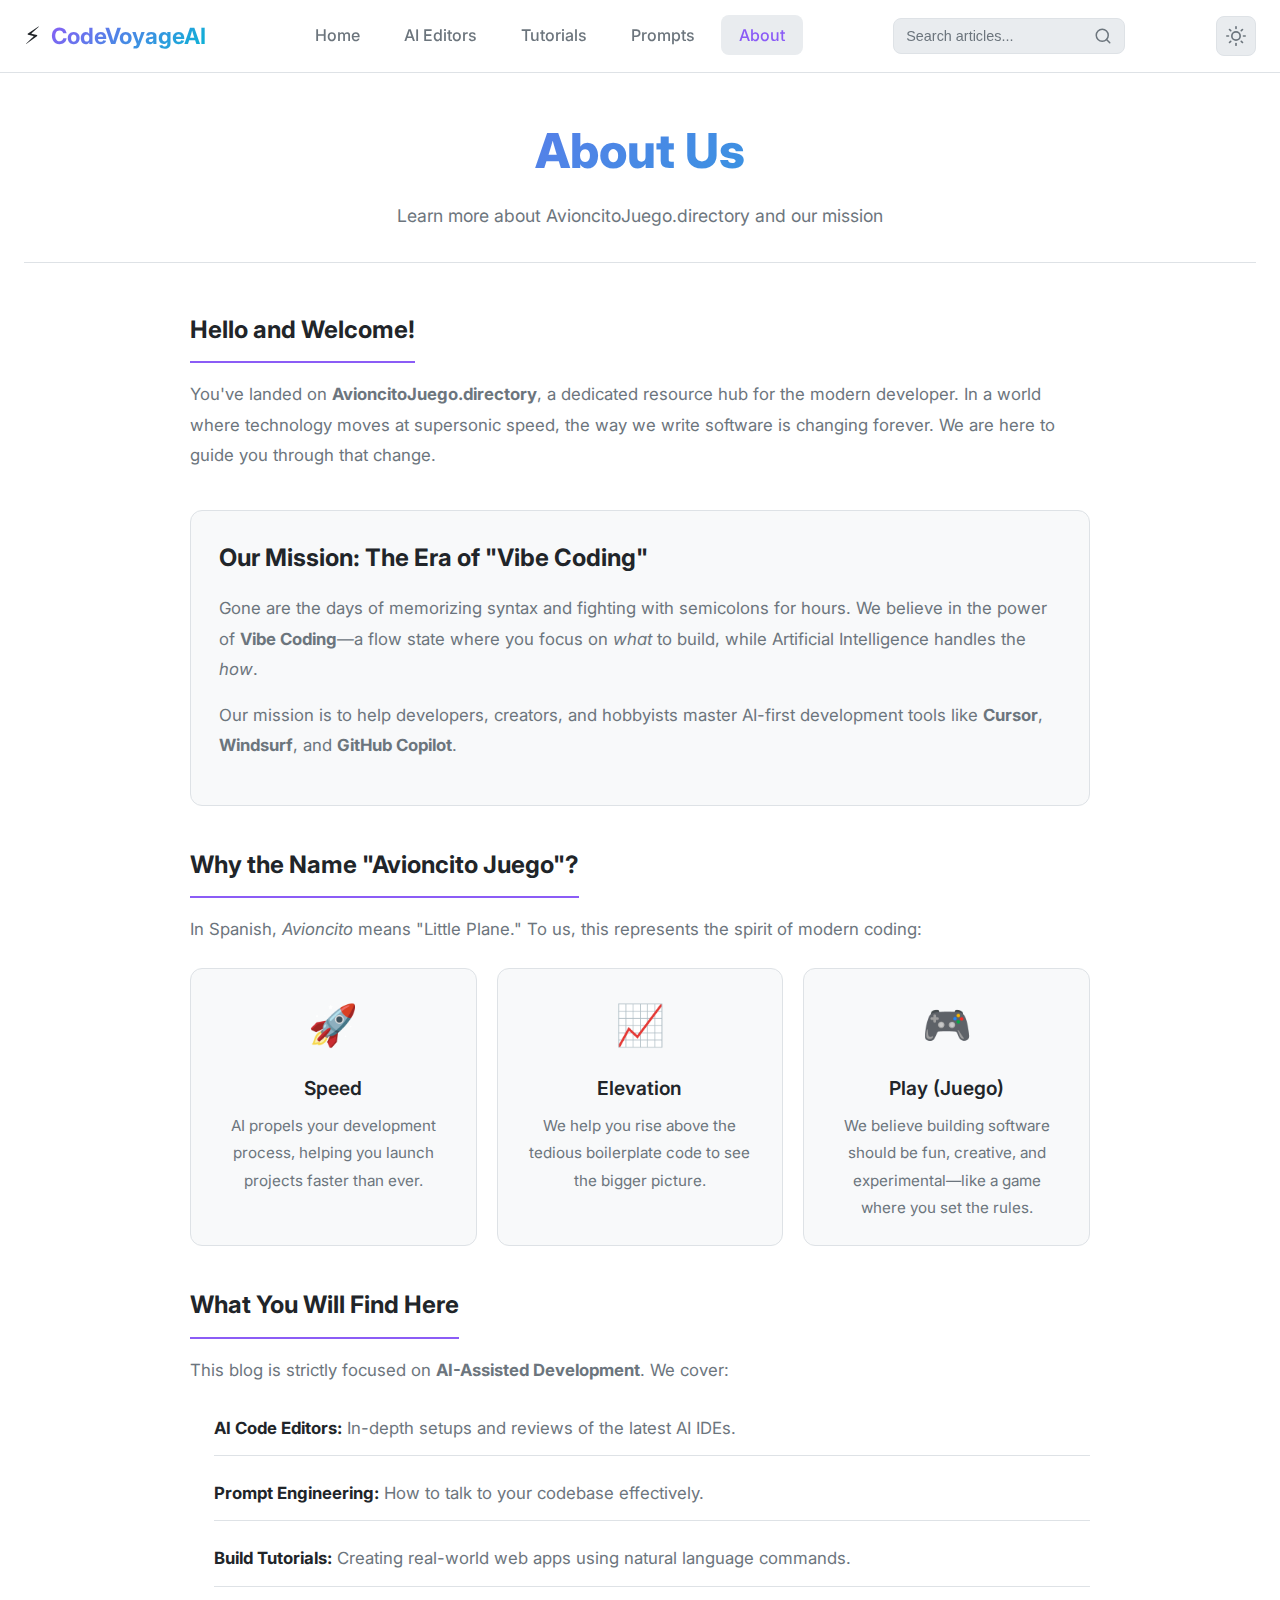
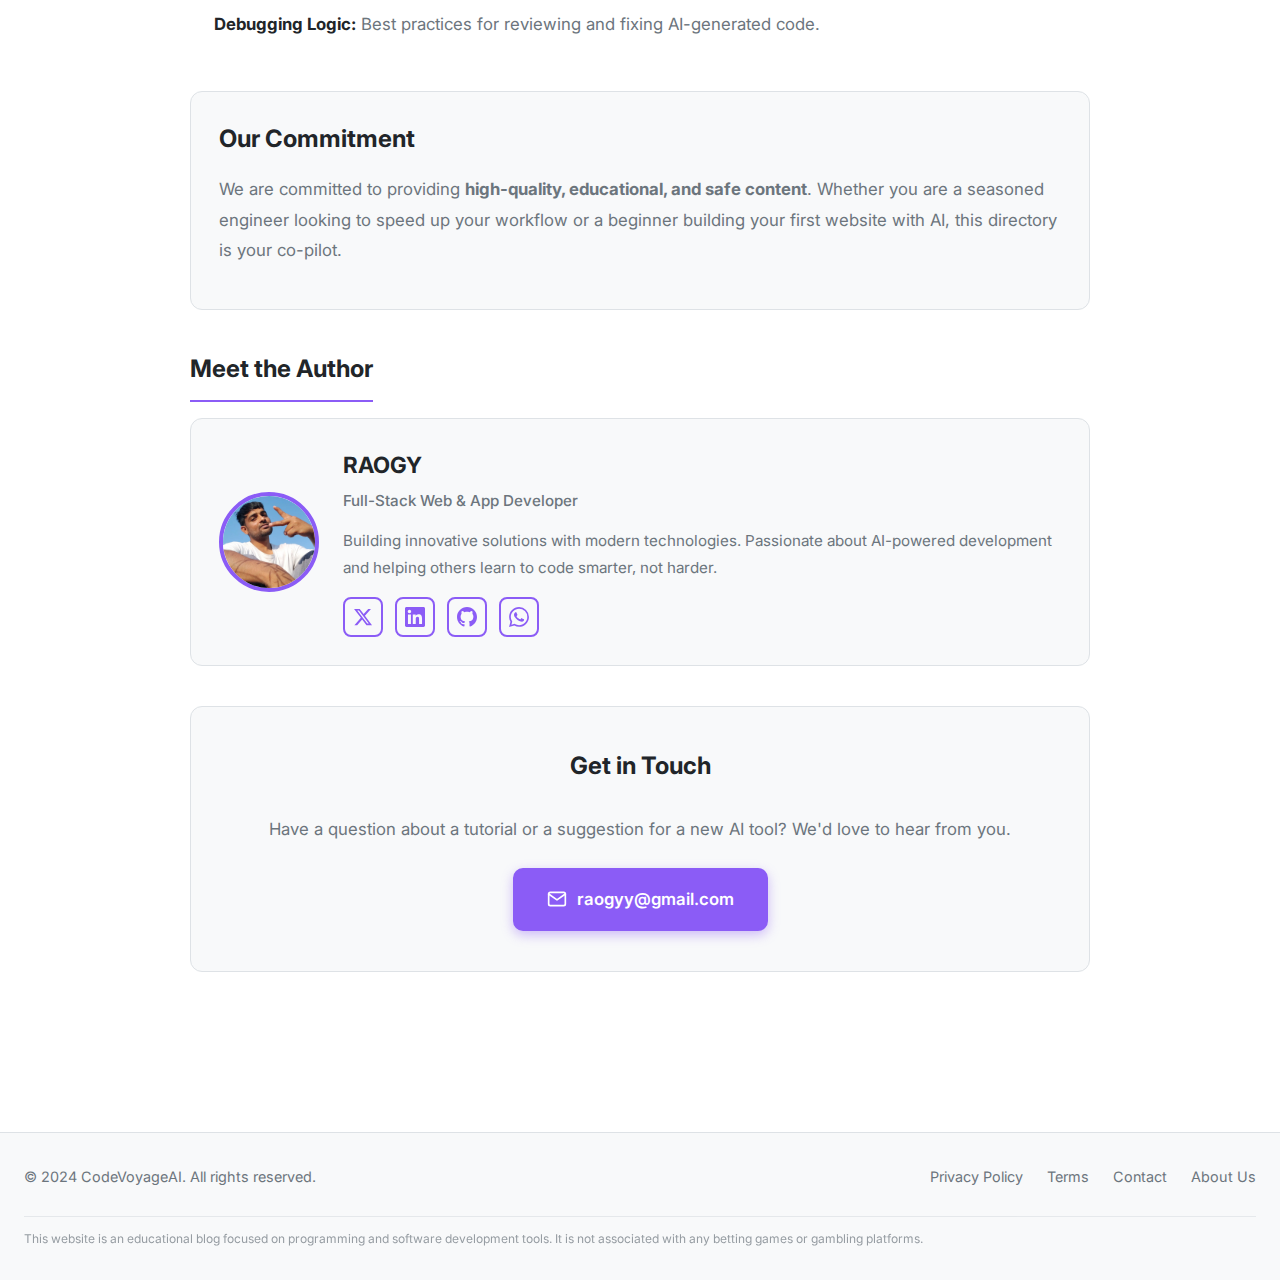
<file: about.html>
<!DOCTYPE html>
<html lang="en">
<head>
    <meta charset="UTF-8">
    <meta name="viewport" content="width=device-width, initial-scale=1.0">
    <meta name="description" content="About AvioncitoJuego.directory - Your dedicated resource hub for AI-assisted development and vibe coding.">
    <title>About Us | CodeVoyageAI - AI Coding Blog</title>
    <link rel="preconnect" href="https://fonts.googleapis.com">
    <link rel="preconnect" href="https://fonts.gstatic.com" crossorigin>
    <link href="https://fonts.googleapis.com/css2?family=Inter:wght@300;400;500;600;700;800&display=swap" rel="stylesheet">
    <link rel="stylesheet" href="style.css">
    <link rel="stylesheet" href="pages.css">
</head>
<body>
    <header class="header">
        <div class="container header-inner">
            <a href="index.html" class="logo">
                <span class="logo-icon">⚡</span>
                <span class="logo-text">CodeVoyageAI</span>
            </a>
            
            <nav class="nav" id="mainNav">
                <ul class="nav-menu">
                    <li><a href="index.html" class="nav-link">Home</a></li>
                    <li><a href="#" class="nav-link">AI Editors</a></li>
                    <li><a href="#" class="nav-link">Tutorials</a></li>
                    <li><a href="#" class="nav-link">Prompts</a></li>
                    <li><a href="about.html" class="nav-link active">About</a></li>
                </ul>
            </nav>
            
            <div class="search-wrapper">
                <input type="search" class="search-input" placeholder="Search articles...">
                <button class="search-btn" aria-label="Search">
                    <svg xmlns="http://www.w3.org/2000/svg" width="18" height="18" viewBox="0 0 24 24" fill="none" stroke="currentColor" stroke-width="2" stroke-linecap="round" stroke-linejoin="round">
                        <circle cx="11" cy="11" r="8"/>
                        <path d="m21 21-4.3-4.3"/>
                    </svg>
                </button>
            </div>
            
            <button class="theme-toggle" id="themeToggle" aria-label="Toggle theme">
                <svg class="sun-icon" xmlns="http://www.w3.org/2000/svg" width="20" height="20" viewBox="0 0 24 24" fill="none" stroke="currentColor" stroke-width="2" stroke-linecap="round" stroke-linejoin="round">
                    <circle cx="12" cy="12" r="5"/>
                    <line x1="12" y1="1" x2="12" y2="3"/>
                    <line x1="12" y1="21" x2="12" y2="23"/>
                    <line x1="4.22" y1="4.22" x2="5.64" y2="5.64"/>
                    <line x1="18.36" y1="18.36" x2="19.78" y2="19.78"/>
                    <line x1="1" y1="12" x2="3" y2="12"/>
                    <line x1="21" y1="12" x2="23" y2="12"/>
                    <line x1="4.22" y1="19.78" x2="5.64" y2="18.36"/>
                    <line x1="18.36" y1="5.64" x2="19.78" y2="4.22"/>
                </svg>
                <svg class="moon-icon" style="display: none;" xmlns="http://www.w3.org/2000/svg" width="20" height="20" viewBox="0 0 24 24" fill="none" stroke="currentColor" stroke-width="2" stroke-linecap="round" stroke-linejoin="round">
                    <path d="M21 12.79A9 9 0 1 1 11.21 3 7 7 0 0 0 21 12.79z"/>
                </svg>
            </button>
            
            <button class="menu-toggle" id="menuToggle" aria-label="Toggle navigation">
                <span></span>
                <span></span>
                <span></span>
            </button>
        </div>
    </header>

    <main class="main page-main">
        <div class="container">
            <div class="page-header">
                <h1 class="page-title">About Us</h1>
                <p class="page-subtitle">Learn more about AvioncitoJuego.directory and our mission</p>
            </div>

            <div class="page-content">
                <section class="content-section">
                    <h2>Hello and Welcome!</h2>
                    <p>You've landed on <strong>AvioncitoJuego.directory</strong>, a dedicated resource hub for the modern developer. In a world where technology moves at supersonic speed, the way we write software is changing forever. We are here to guide you through that change.</p>
                </section>

                <section class="content-section highlight-section">
                    <h2>Our Mission: The Era of "Vibe Coding"</h2>
                    <p>Gone are the days of memorizing syntax and fighting with semicolons for hours. We believe in the power of <strong>Vibe Coding</strong>—a flow state where you focus on <em>what</em> to build, while Artificial Intelligence handles the <em>how</em>.</p>
                    <p>Our mission is to help developers, creators, and hobbyists master AI-first development tools like <strong>Cursor</strong>, <strong>Windsurf</strong>, and <strong>GitHub Copilot</strong>.</p>
                </section>

                <section class="content-section">
                    <h2>Why the Name "Avioncito Juego"?</h2>
                    <p>In Spanish, <em>Avioncito</em> means "Little Plane." To us, this represents the spirit of modern coding:</p>
                    
                    <div class="feature-cards">
                        <div class="feature-card">
                            <div class="feature-icon">🚀</div>
                            <h3>Speed</h3>
                            <p>AI propels your development process, helping you launch projects faster than ever.</p>
                        </div>
                        <div class="feature-card">
                            <div class="feature-icon">📈</div>
                            <h3>Elevation</h3>
                            <p>We help you rise above the tedious boilerplate code to see the bigger picture.</p>
                        </div>
                        <div class="feature-card">
                            <div class="feature-icon">🎮</div>
                            <h3>Play (Juego)</h3>
                            <p>We believe building software should be fun, creative, and experimental—like a game where you set the rules.</p>
                        </div>
                    </div>
                </section>

                <section class="content-section">
                    <h2>What You Will Find Here</h2>
                    <p>This blog is strictly focused on <strong>AI-Assisted Development</strong>. We cover:</p>
                    <ul class="feature-list">
                        <li><strong>AI Code Editors:</strong> In-depth setups and reviews of the latest AI IDEs.</li>
                        <li><strong>Prompt Engineering:</strong> How to talk to your codebase effectively.</li>
                        <li><strong>Build Tutorials:</strong> Creating real-world web apps using natural language commands.</li>
                        <li><strong>Debugging Logic:</strong> Best practices for reviewing and fixing AI-generated code.</li>
                    </ul>
                </section>

                <section class="content-section highlight-section">
                    <h2>Our Commitment</h2>
                    <p>We are committed to providing <strong>high-quality, educational, and safe content</strong>. Whether you are a seasoned engineer looking to speed up your workflow or a beginner building your first website with AI, this directory is your co-pilot.</p>
                </section>

                <section class="content-section">
                    <h2>Meet the Author</h2>
                    <div class="author-card">
                        <img src="raoggy.webp" alt="RAOGY" class="author-avatar-large-img">
                        <div class="author-info">
                            <h3>RAOGY</h3>
                            <p class="author-title">Full-Stack Web & App Developer</p>
                            <p>Building innovative solutions with modern technologies. Passionate about AI-powered development and helping others learn to code smarter, not harder.</p>
                            <div class="author-social-large">
                                <a href="https://x.com/raogyx" target="_blank" rel="noopener noreferrer" aria-label="Twitter">
                                    <svg xmlns="http://www.w3.org/2000/svg" width="20" height="20" viewBox="0 0 24 24" fill="currentColor"><path d="M18.244 2.25h3.308l-7.227 8.26 8.502 11.24H16.17l-5.214-6.817L4.99 21.75H1.68l7.73-8.835L1.254 2.25H8.08l4.713 6.231zm-1.161 17.52h1.833L7.084 4.126H5.117z"/></svg>
                                </a>
                                <a href="https://www.linkedin.com/in/raogy/" target="_blank" rel="noopener noreferrer" aria-label="LinkedIn">
                                    <svg xmlns="http://www.w3.org/2000/svg" width="20" height="20" viewBox="0 0 24 24" fill="currentColor"><path d="M20.447 20.452h-3.554v-5.569c0-1.328-.027-3.037-1.852-3.037-1.853 0-2.136 1.445-2.136 2.939v5.667H9.351V9h3.414v1.561h.046c.477-.9 1.637-1.85 3.37-1.85 3.601 0 4.267 2.37 4.267 5.455v6.286zM5.337 7.433c-1.144 0-2.063-.926-2.063-2.065 0-1.138.92-2.063 2.063-2.063 1.14 0 2.064.925 2.064 2.063 0 1.139-.925 2.065-2.064 2.065zm1.782 13.019H3.555V9h3.564v11.452zM22.225 0H1.771C.792 0 0 .774 0 1.729v20.542C0 23.227.792 24 1.771 24h20.451C23.2 24 24 23.227 24 22.271V1.729C24 .774 23.2 0 22.222 0h.003z"/></svg>
                                </a>
                                <a href="https://github.com/RAOGYYY" target="_blank" rel="noopener noreferrer" aria-label="GitHub">
                                    <svg xmlns="http://www.w3.org/2000/svg" width="20" height="20" viewBox="0 0 24 24" fill="currentColor"><path d="M12 0c-6.626 0-12 5.373-12 12 0 5.302 3.438 9.8 8.207 11.387.599.111.793-.261.793-.577v-2.234c-3.338.726-4.033-1.416-4.033-1.416-.546-1.387-1.333-1.756-1.333-1.756-1.089-.745.083-.729.083-.729 1.205.084 1.839 1.237 1.839 1.237 1.07 1.834 2.807 1.304 3.492.997.107-.775.418-1.305.762-1.604-2.665-.305-5.467-1.334-5.467-5.931 0-1.311.469-2.381 1.236-3.221-.124-.303-.535-1.524.117-3.176 0 0 1.008-.322 3.301 1.23.957-.266 1.983-.399 3.003-.404 1.02.005 2.047.138 3.006.404 2.291-1.552 3.297-1.23 3.297-1.23.653 1.653.242 2.874.118 3.176.77.84 1.235 1.911 1.235 3.221 0 4.609-2.807 5.624-5.479 5.921.43.372.823 1.102.823 2.222v3.293c0 .319.192.694.801.576 4.765-1.589 8.199-6.086 8.199-11.386 0-6.627-5.373-12-12-12z"/></svg>
                                </a>
                                <a href="https://wa.me/917037380931" target="_blank" rel="noopener noreferrer" aria-label="WhatsApp">
                                    <svg xmlns="http://www.w3.org/2000/svg" width="20" height="20" viewBox="0 0 24 24" fill="currentColor"><path d="M17.472 14.382c-.297-.149-1.758-.867-2.03-.967-.273-.099-.471-.148-.67.15-.197.297-.767.966-.94 1.164-.173.199-.347.223-.644.075-.297-.15-1.255-.463-2.39-1.475-.883-.788-1.48-1.761-1.653-2.059-.173-.297-.018-.458.13-.606.134-.133.298-.347.446-.52.149-.174.198-.298.298-.497.099-.198.05-.371-.025-.52-.075-.149-.669-1.612-.916-2.207-.242-.579-.487-.5-.669-.51-.173-.008-.371-.01-.57-.01-.198 0-.52.074-.792.372-.272.297-1.04 1.016-1.04 2.479 0 1.462 1.065 2.875 1.213 3.074.149.198 2.096 3.2 5.077 4.487.709.306 1.262.489 1.694.625.712.227 1.36.195 1.871.118.571-.085 1.758-.719 2.006-1.413.248-.694.248-1.289.173-1.413-.074-.124-.272-.198-.57-.347m-5.421 7.403h-.004a9.87 9.87 0 01-5.031-1.378l-.361-.214-3.741.982.998-3.648-.235-.374a9.86 9.86 0 01-1.51-5.26c.001-5.45 4.436-9.884 9.888-9.884 2.64 0 5.122 1.03 6.988 2.898a9.825 9.825 0 012.893 6.994c-.003 5.45-4.437 9.884-9.885 9.884m8.413-18.297A11.815 11.815 0 0012.05 0C5.495 0 .16 5.335.157 11.892c0 2.096.547 4.142 1.588 5.945L.057 24l6.305-1.654a11.882 11.882 0 005.683 1.448h.005c6.554 0 11.89-5.335 11.893-11.893a11.821 11.821 0 00-3.48-8.413Z"/></svg>
                                </a>
                            </div>
                        </div>
                    </div>
                </section>

                <section class="content-section cta-section">
                    <h2>Get in Touch</h2>
                    <p>Have a question about a tutorial or a suggestion for a new AI tool? We'd love to hear from you.</p>
                    <div class="contact-info">
                        <a href="mailto:raogyy@gmail.com" class="contact-link">
                            <svg xmlns="http://www.w3.org/2000/svg" width="20" height="20" viewBox="0 0 24 24" fill="none" stroke="currentColor" stroke-width="2" stroke-linecap="round" stroke-linejoin="round"><path d="M4 4h16c1.1 0 2 .9 2 2v12c0 1.1-.9 2-2 2H4c-1.1 0-2-.9-2-2V6c0-1.1.9-2 2-2z"/><polyline points="22,6 12,13 2,6"/></svg>
                            raogyy@gmail.com
                        </a>
                    </div>
                </section>
            </div>
        </div>
    </main>

    <footer class="footer">
        <div class="container footer-inner">
            <p class="copyright">© 2024 CodeVoyageAI. All rights reserved.</p>
            <nav class="footer-nav">
                <a href="privacy-policy.html">Privacy Policy</a>
                <a href="terms.html">Terms</a>
                <a href="contact.html">Contact</a>
                <a href="about.html">About Us</a>
            </nav>
            <p class="footer-disclaimer">This website is an educational blog focused on programming and software development tools. It is not associated with any betting games or gambling platforms.</p>
        </div>
    </footer>

    <button id="scrollToTop" class="scroll-to-top" aria-label="Scroll to top">
        <svg xmlns="http://www.w3.org/2000/svg" width="20" height="20" viewBox="0 0 24 24" fill="none" stroke="currentColor" stroke-width="2" stroke-linecap="round" stroke-linejoin="round">
            <polyline points="18 15 12 9 6 15"></polyline>
        </svg>
    </button>

    <script src="script.js"></script>
</body>
</html>
</file>
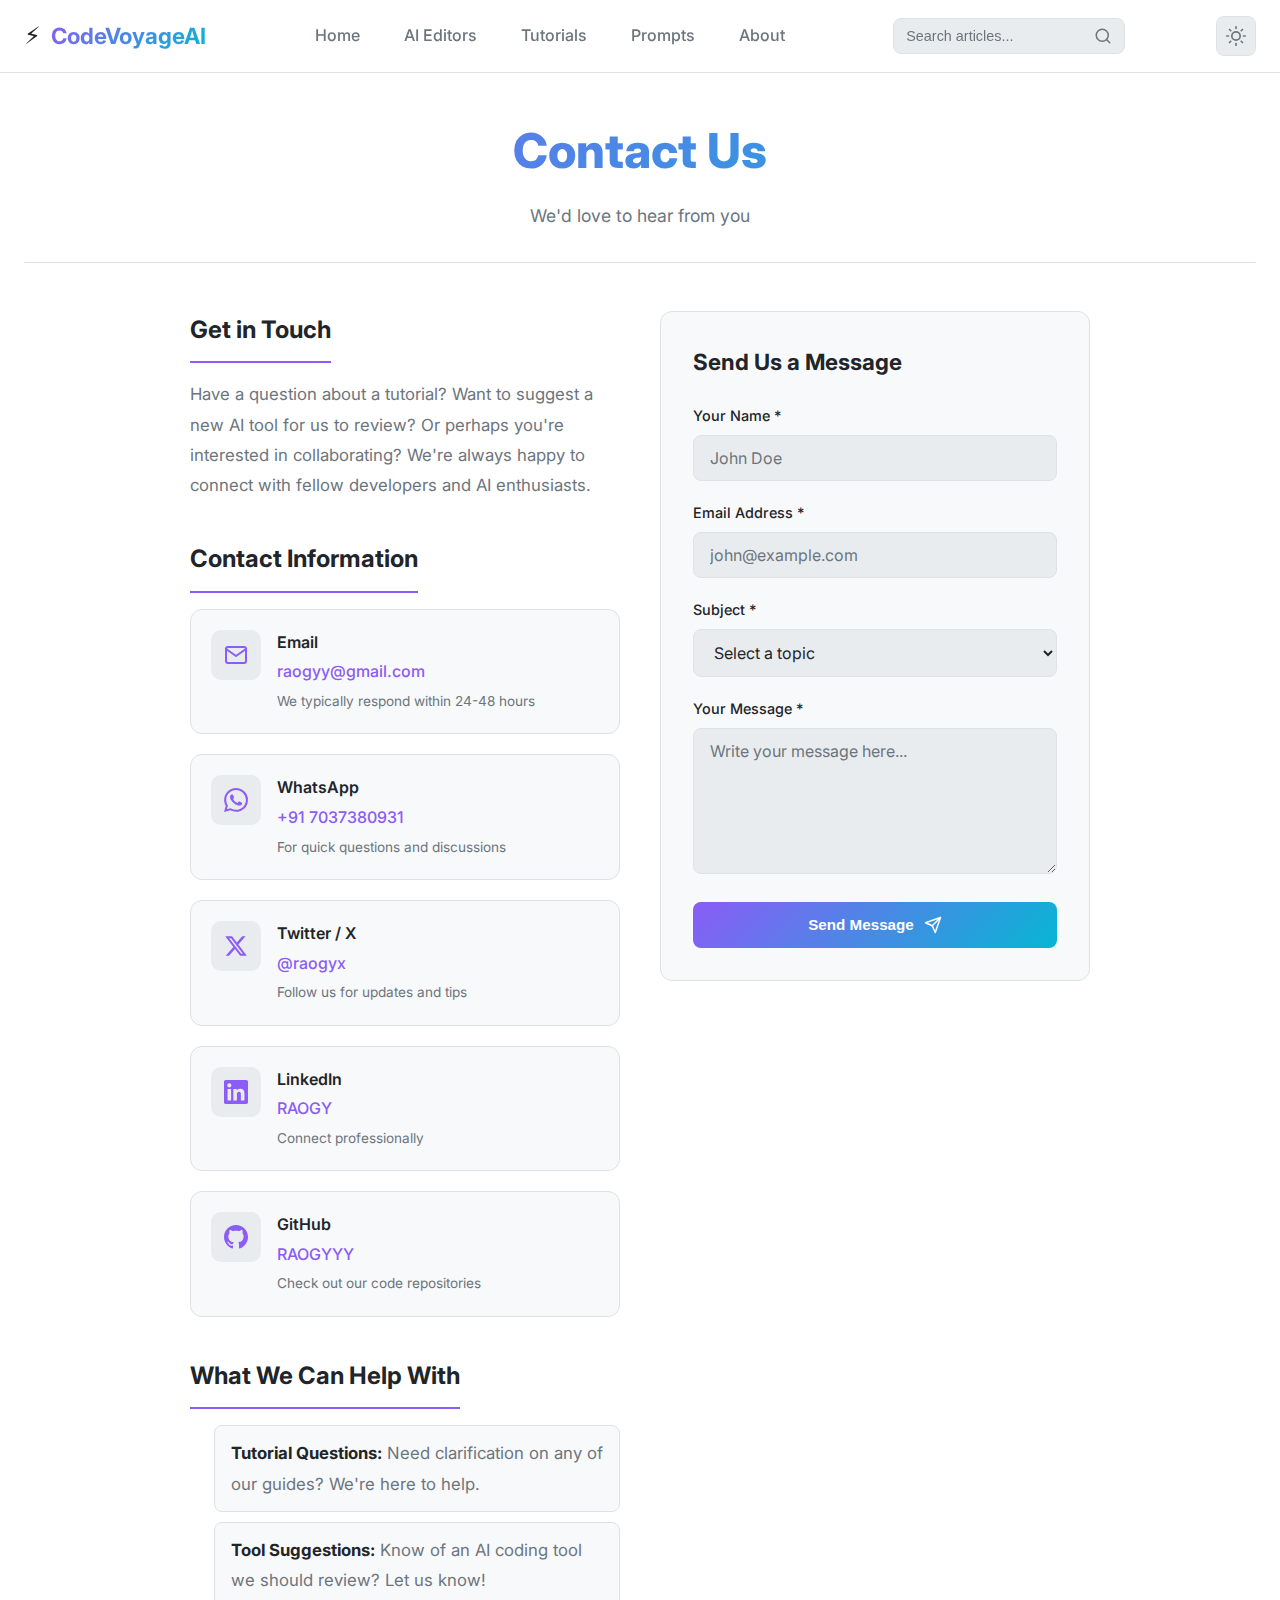
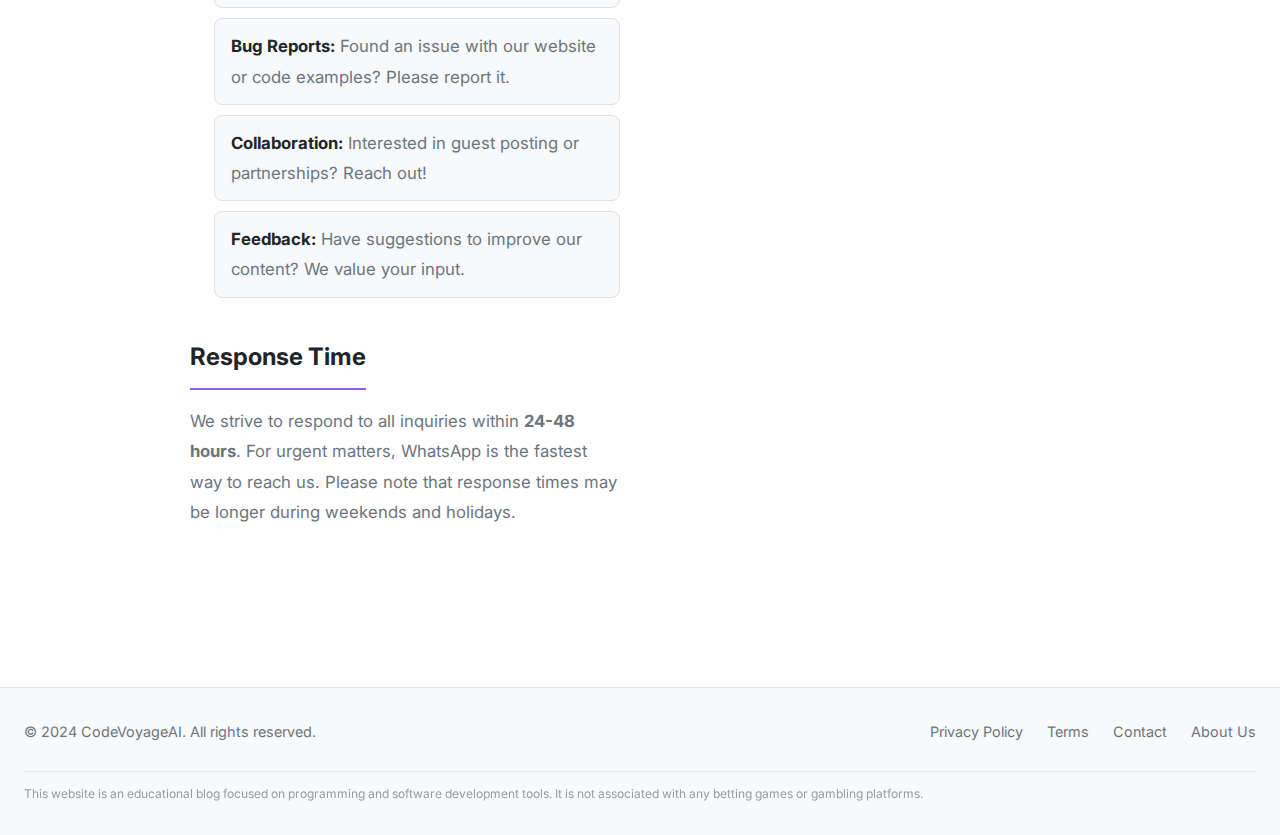
<file: contact.html>
<!DOCTYPE html>
<html lang="en">
<head>
    <meta charset="UTF-8">
    <meta name="viewport" content="width=device-width, initial-scale=1.0">
    <meta name="description" content="Contact AvioncitoJuego.directory - Get in touch with us for questions, suggestions, or collaborations.">
    <title>Contact Us | CodeVoyageAI - AI Coding Blog</title>
    <link rel="preconnect" href="https://fonts.googleapis.com">
    <link rel="preconnect" href="https://fonts.gstatic.com" crossorigin>
    <link href="https://fonts.googleapis.com/css2?family=Inter:wght@300;400;500;600;700;800&display=swap" rel="stylesheet">
    <link rel="stylesheet" href="style.css">
    <link rel="stylesheet" href="pages.css">
</head>
<body>
    <header class="header">
        <div class="container header-inner">
            <a href="index.html" class="logo">
                <span class="logo-icon">⚡</span>
                <span class="logo-text">CodeVoyageAI</span>
            </a>
            
            <nav class="nav" id="mainNav">
                <ul class="nav-menu">
                    <li><a href="index.html" class="nav-link">Home</a></li>
                    <li><a href="#" class="nav-link">AI Editors</a></li>
                    <li><a href="#" class="nav-link">Tutorials</a></li>
                    <li><a href="#" class="nav-link">Prompts</a></li>
                    <li><a href="about.html" class="nav-link">About</a></li>
                </ul>
            </nav>
            
            <div class="search-wrapper">
                <input type="search" class="search-input" placeholder="Search articles...">
                <button class="search-btn" aria-label="Search">
                    <svg xmlns="http://www.w3.org/2000/svg" width="18" height="18" viewBox="0 0 24 24" fill="none" stroke="currentColor" stroke-width="2" stroke-linecap="round" stroke-linejoin="round">
                        <circle cx="11" cy="11" r="8"/>
                        <path d="m21 21-4.3-4.3"/>
                    </svg>
                </button>
            </div>
            
            <button class="theme-toggle" id="themeToggle" aria-label="Toggle theme">
                <svg class="sun-icon" xmlns="http://www.w3.org/2000/svg" width="20" height="20" viewBox="0 0 24 24" fill="none" stroke="currentColor" stroke-width="2" stroke-linecap="round" stroke-linejoin="round">
                    <circle cx="12" cy="12" r="5"/>
                    <line x1="12" y1="1" x2="12" y2="3"/>
                    <line x1="12" y1="21" x2="12" y2="23"/>
                    <line x1="4.22" y1="4.22" x2="5.64" y2="5.64"/>
                    <line x1="18.36" y1="18.36" x2="19.78" y2="19.78"/>
                    <line x1="1" y1="12" x2="3" y2="12"/>
                    <line x1="21" y1="12" x2="23" y2="12"/>
                    <line x1="4.22" y1="19.78" x2="5.64" y2="18.36"/>
                    <line x1="18.36" y1="5.64" x2="19.78" y2="4.22"/>
                </svg>
                <svg class="moon-icon" style="display: none;" xmlns="http://www.w3.org/2000/svg" width="20" height="20" viewBox="0 0 24 24" fill="none" stroke="currentColor" stroke-width="2" stroke-linecap="round" stroke-linejoin="round">
                    <path d="M21 12.79A9 9 0 1 1 11.21 3 7 7 0 0 0 21 12.79z"/>
                </svg>
            </button>
            
            <button class="menu-toggle" id="menuToggle" aria-label="Toggle navigation">
                <span></span>
                <span></span>
                <span></span>
            </button>
        </div>
    </header>

    <main class="main page-main">
        <div class="container">
            <div class="page-header">
                <h1 class="page-title">Contact Us</h1>
                <p class="page-subtitle">We'd love to hear from you</p>
            </div>

            <div class="page-content">
                <div class="contact-grid">
                    <div class="contact-info-section">
                        <section class="content-section">
                            <h2>Get in Touch</h2>
                            <p>Have a question about a tutorial? Want to suggest a new AI tool for us to review? Or perhaps you're interested in collaborating? We're always happy to connect with fellow developers and AI enthusiasts.</p>
                        </section>

                        <section class="content-section">
                            <h2>Contact Information</h2>
                            <div class="contact-methods">
                                <div class="contact-method">
                                    <div class="contact-icon">
                                        <svg xmlns="http://www.w3.org/2000/svg" width="24" height="24" viewBox="0 0 24 24" fill="none" stroke="currentColor" stroke-width="2" stroke-linecap="round" stroke-linejoin="round"><path d="M4 4h16c1.1 0 2 .9 2 2v12c0 1.1-.9 2-2 2H4c-1.1 0-2-.9-2-2V6c0-1.1.9-2 2-2z"/><polyline points="22,6 12,13 2,6"/></svg>
                                    </div>
                                    <div class="contact-details">
                                        <h3>Email</h3>
                                        <a href="mailto:raogyy@gmail.com">raogyy@gmail.com</a>
                                        <p>We typically respond within 24-48 hours</p>
                                    </div>
                                </div>

                                <div class="contact-method">
                                    <div class="contact-icon">
                                        <svg xmlns="http://www.w3.org/2000/svg" width="24" height="24" viewBox="0 0 24 24" fill="currentColor"><path d="M17.472 14.382c-.297-.149-1.758-.867-2.03-.967-.273-.099-.471-.148-.67.15-.197.297-.767.966-.94 1.164-.173.199-.347.223-.644.075-.297-.15-1.255-.463-2.39-1.475-.883-.788-1.48-1.761-1.653-2.059-.173-.297-.018-.458.13-.606.134-.133.298-.347.446-.52.149-.174.198-.298.298-.497.099-.198.05-.371-.025-.52-.075-.149-.669-1.612-.916-2.207-.242-.579-.487-.5-.669-.51-.173-.008-.371-.01-.57-.01-.198 0-.52.074-.792.372-.272.297-1.04 1.016-1.04 2.479 0 1.462 1.065 2.875 1.213 3.074.149.198 2.096 3.2 5.077 4.487.709.306 1.262.489 1.694.625.712.227 1.36.195 1.871.118.571-.085 1.758-.719 2.006-1.413.248-.694.248-1.289.173-1.413-.074-.124-.272-.198-.57-.347m-5.421 7.403h-.004a9.87 9.87 0 01-5.031-1.378l-.361-.214-3.741.982.998-3.648-.235-.374a9.86 9.86 0 01-1.51-5.26c.001-5.45 4.436-9.884 9.888-9.884 2.64 0 5.122 1.03 6.988 2.898a9.825 9.825 0 012.893 6.994c-.003 5.45-4.437 9.884-9.885 9.884m8.413-18.297A11.815 11.815 0 0012.05 0C5.495 0 .16 5.335.157 11.892c0 2.096.547 4.142 1.588 5.945L.057 24l6.305-1.654a11.882 11.882 0 005.683 1.448h.005c6.554 0 11.89-5.335 11.893-11.893a11.821 11.821 0 00-3.48-8.413Z"/></svg>
                                    </div>
                                    <div class="contact-details">
                                        <h3>WhatsApp</h3>
                                        <a href="https://wa.me/917037380931" target="_blank" rel="noopener noreferrer">+91 7037380931</a>
                                        <p>For quick questions and discussions</p>
                                    </div>
                                </div>

                                <div class="contact-method">
                                    <div class="contact-icon">
                                        <svg xmlns="http://www.w3.org/2000/svg" width="24" height="24" viewBox="0 0 24 24" fill="currentColor"><path d="M18.244 2.25h3.308l-7.227 8.26 8.502 11.24H16.17l-5.214-6.817L4.99 21.75H1.68l7.73-8.835L1.254 2.25H8.08l4.713 6.231zm-1.161 17.52h1.833L7.084 4.126H5.117z"/></svg>
                                    </div>
                                    <div class="contact-details">
                                        <h3>Twitter / X</h3>
                                        <a href="https://x.com/raogyx" target="_blank" rel="noopener noreferrer">@raogyx</a>
                                        <p>Follow us for updates and tips</p>
                                    </div>
                                </div>

                                <div class="contact-method">
                                    <div class="contact-icon">
                                        <svg xmlns="http://www.w3.org/2000/svg" width="24" height="24" viewBox="0 0 24 24" fill="currentColor"><path d="M20.447 20.452h-3.554v-5.569c0-1.328-.027-3.037-1.852-3.037-1.853 0-2.136 1.445-2.136 2.939v5.667H9.351V9h3.414v1.561h.046c.477-.9 1.637-1.85 3.37-1.85 3.601 0 4.267 2.37 4.267 5.455v6.286zM5.337 7.433c-1.144 0-2.063-.926-2.063-2.065 0-1.138.92-2.063 2.063-2.063 1.14 0 2.064.925 2.064 2.063 0 1.139-.925 2.065-2.064 2.065zm1.782 13.019H3.555V9h3.564v11.452zM22.225 0H1.771C.792 0 0 .774 0 1.729v20.542C0 23.227.792 24 1.771 24h20.451C23.2 24 24 23.227 24 22.271V1.729C24 .774 23.2 0 22.222 0h.003z"/></svg>
                                    </div>
                                    <div class="contact-details">
                                        <h3>LinkedIn</h3>
                                        <a href="https://www.linkedin.com/in/raogy/" target="_blank" rel="noopener noreferrer">RAOGY</a>
                                        <p>Connect professionally</p>
                                    </div>
                                </div>

                                <div class="contact-method">
                                    <div class="contact-icon">
                                        <svg xmlns="http://www.w3.org/2000/svg" width="24" height="24" viewBox="0 0 24 24" fill="currentColor"><path d="M12 0c-6.626 0-12 5.373-12 12 0 5.302 3.438 9.8 8.207 11.387.599.111.793-.261.793-.577v-2.234c-3.338.726-4.033-1.416-4.033-1.416-.546-1.387-1.333-1.756-1.333-1.756-1.089-.745.083-.729.083-.729 1.205.084 1.839 1.237 1.839 1.237 1.07 1.834 2.807 1.304 3.492.997.107-.775.418-1.305.762-1.604-2.665-.305-5.467-1.334-5.467-5.931 0-1.311.469-2.381 1.236-3.221-.124-.303-.535-1.524.117-3.176 0 0 1.008-.322 3.301 1.23.957-.266 1.983-.399 3.003-.404 1.02.005 2.047.138 3.006.404 2.291-1.552 3.297-1.23 3.297-1.23.653 1.653.242 2.874.118 3.176.77.84 1.235 1.911 1.235 3.221 0 4.609-2.807 5.624-5.479 5.921.43.372.823 1.102.823 2.222v3.293c0 .319.192.694.801.576 4.765-1.589 8.199-6.086 8.199-11.386 0-6.627-5.373-12-12-12z"/></svg>
                                    </div>
                                    <div class="contact-details">
                                        <h3>GitHub</h3>
                                        <a href="https://github.com/RAOGYYY" target="_blank" rel="noopener noreferrer">RAOGYYY</a>
                                        <p>Check out our code repositories</p>
                                    </div>
                                </div>
                            </div>
                        </section>

                        <section class="content-section">
                            <h2>What We Can Help With</h2>
                            <ul class="help-list">
                                <li><strong>Tutorial Questions:</strong> Need clarification on any of our guides? We're here to help.</li>
                                <li><strong>Tool Suggestions:</strong> Know of an AI coding tool we should review? Let us know!</li>
                                <li><strong>Bug Reports:</strong> Found an issue with our website or code examples? Please report it.</li>
                                <li><strong>Collaboration:</strong> Interested in guest posting or partnerships? Reach out!</li>
                                <li><strong>Feedback:</strong> Have suggestions to improve our content? We value your input.</li>
                            </ul>
                        </section>

                        <section class="content-section">
                            <h2>Response Time</h2>
                            <p>We strive to respond to all inquiries within <strong>24-48 hours</strong>. For urgent matters, WhatsApp is the fastest way to reach us. Please note that response times may be longer during weekends and holidays.</p>
                        </section>
                    </div>

                    <div class="contact-form-section">
                        <div class="form-card">
                            <h2>Send Us a Message</h2>
                            <form class="contact-form" id="contactForm">
                                <div class="form-group">
                                    <label for="name">Your Name *</label>
                                    <input type="text" id="name" name="name" required placeholder="John Doe">
                                </div>
                                <div class="form-group">
                                    <label for="email">Email Address *</label>
                                    <input type="email" id="email" name="email" required placeholder="john@example.com">
                                </div>
                                <div class="form-group">
                                    <label for="subject">Subject *</label>
                                    <select id="subject" name="subject" required>
                                        <option value="">Select a topic</option>
                                        <option value="tutorial">Tutorial Question</option>
                                        <option value="suggestion">Tool Suggestion</option>
                                        <option value="bug">Bug Report</option>
                                        <option value="collaboration">Collaboration</option>
                                        <option value="feedback">General Feedback</option>
                                        <option value="other">Other</option>
                                    </select>
                                </div>
                                <div class="form-group">
                                    <label for="message">Your Message *</label>
                                    <textarea id="message" name="message" rows="6" required placeholder="Write your message here..."></textarea>
                                </div>
                                <button type="submit" class="btn btn-primary form-submit">
                                    Send Message
                                    <svg xmlns="http://www.w3.org/2000/svg" width="18" height="18" viewBox="0 0 24 24" fill="none" stroke="currentColor" stroke-width="2" stroke-linecap="round" stroke-linejoin="round"><line x1="22" y1="2" x2="11" y2="13"/><polygon points="22 2 15 22 11 13 2 9 22 2"/></svg>
                                </button>
                            </form>
                        </div>
                    </div>
                </div>
            </div>
        </div>
    </main>

    <footer class="footer">
        <div class="container footer-inner">
            <p class="copyright">© 2024 CodeVoyageAI. All rights reserved.</p>
            <nav class="footer-nav">
                <a href="privacy-policy.html">Privacy Policy</a>
                <a href="terms.html">Terms</a>
                <a href="contact.html">Contact</a>
                <a href="about.html">About Us</a>
            </nav>
            <p class="footer-disclaimer">This website is an educational blog focused on programming and software development tools. It is not associated with any betting games or gambling platforms.</p>
        </div>
    </footer>

    <button id="scrollToTop" class="scroll-to-top" aria-label="Scroll to top">
        <svg xmlns="http://www.w3.org/2000/svg" width="20" height="20" viewBox="0 0 24 24" fill="none" stroke="currentColor" stroke-width="2" stroke-linecap="round" stroke-linejoin="round">
            <polyline points="18 15 12 9 6 15"></polyline>
        </svg>
    </button>

    <script src="script.js"></script>
</body>
</html>
</file>
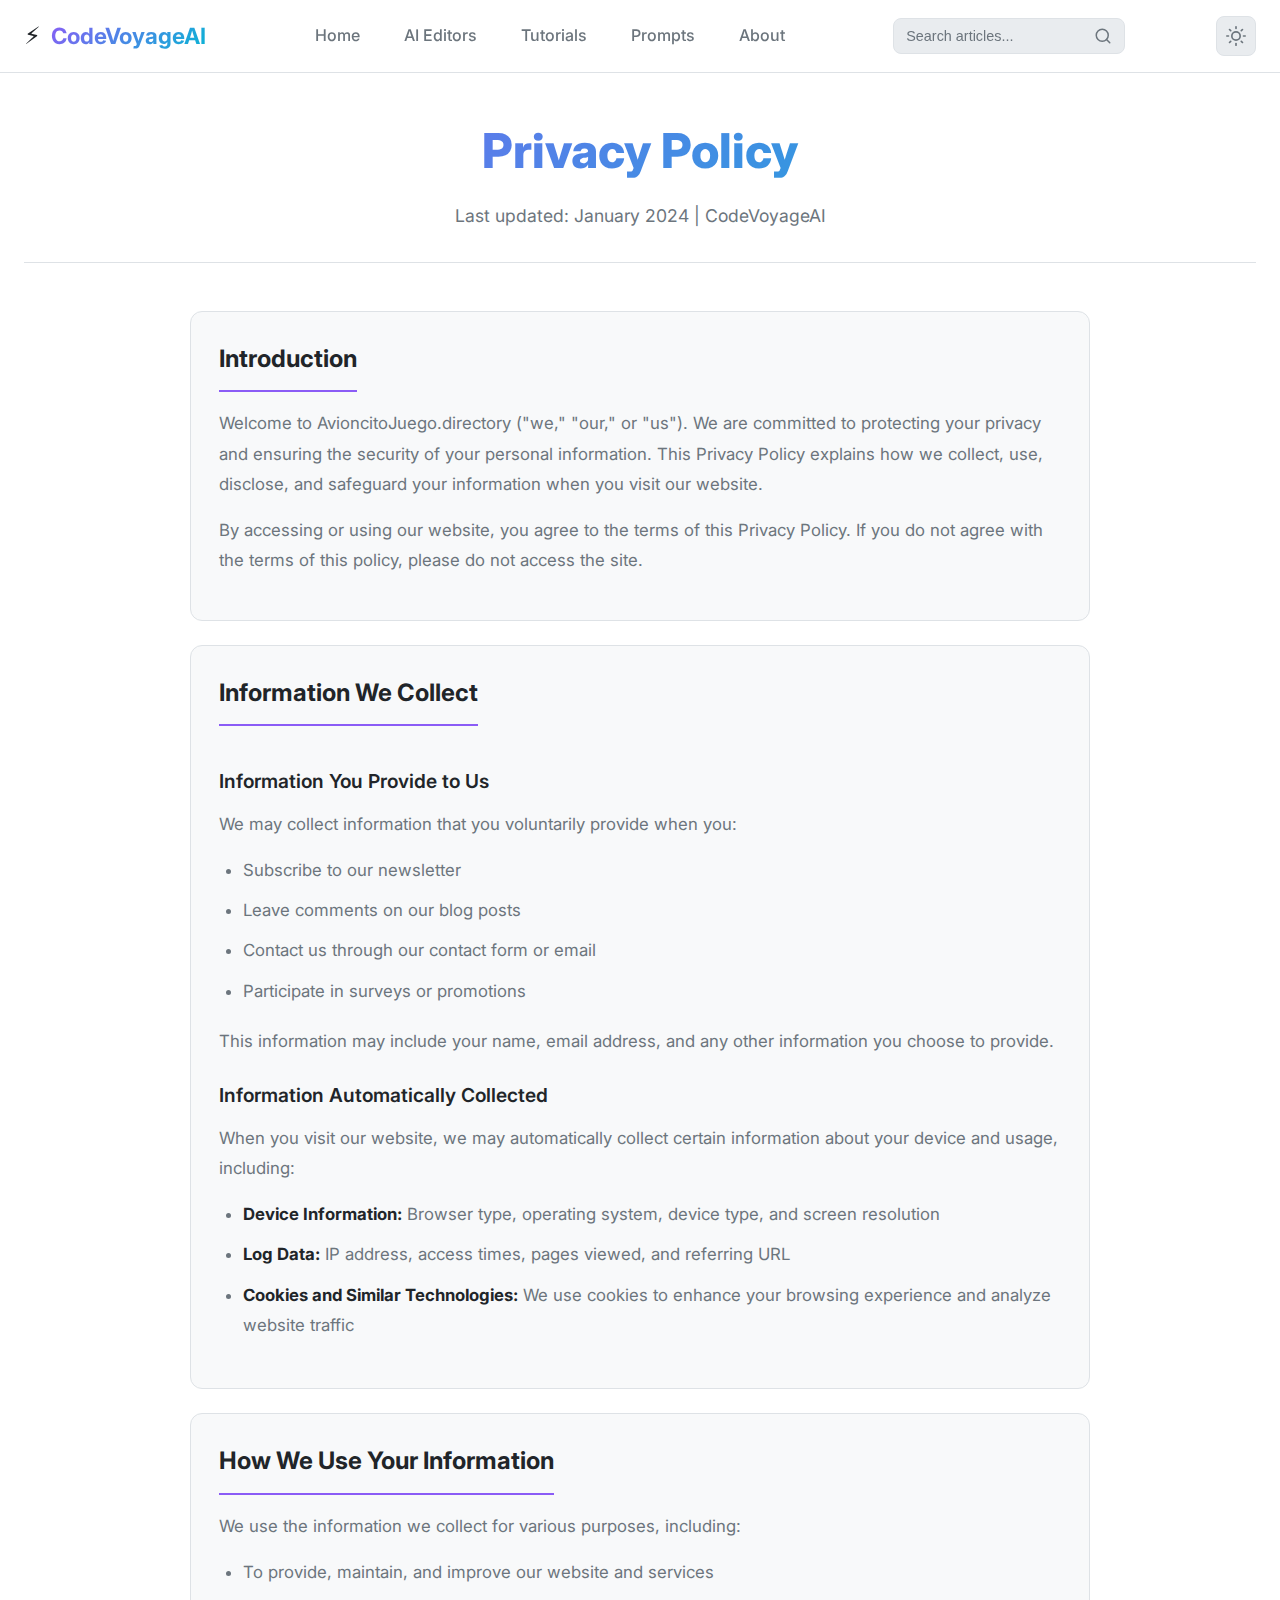
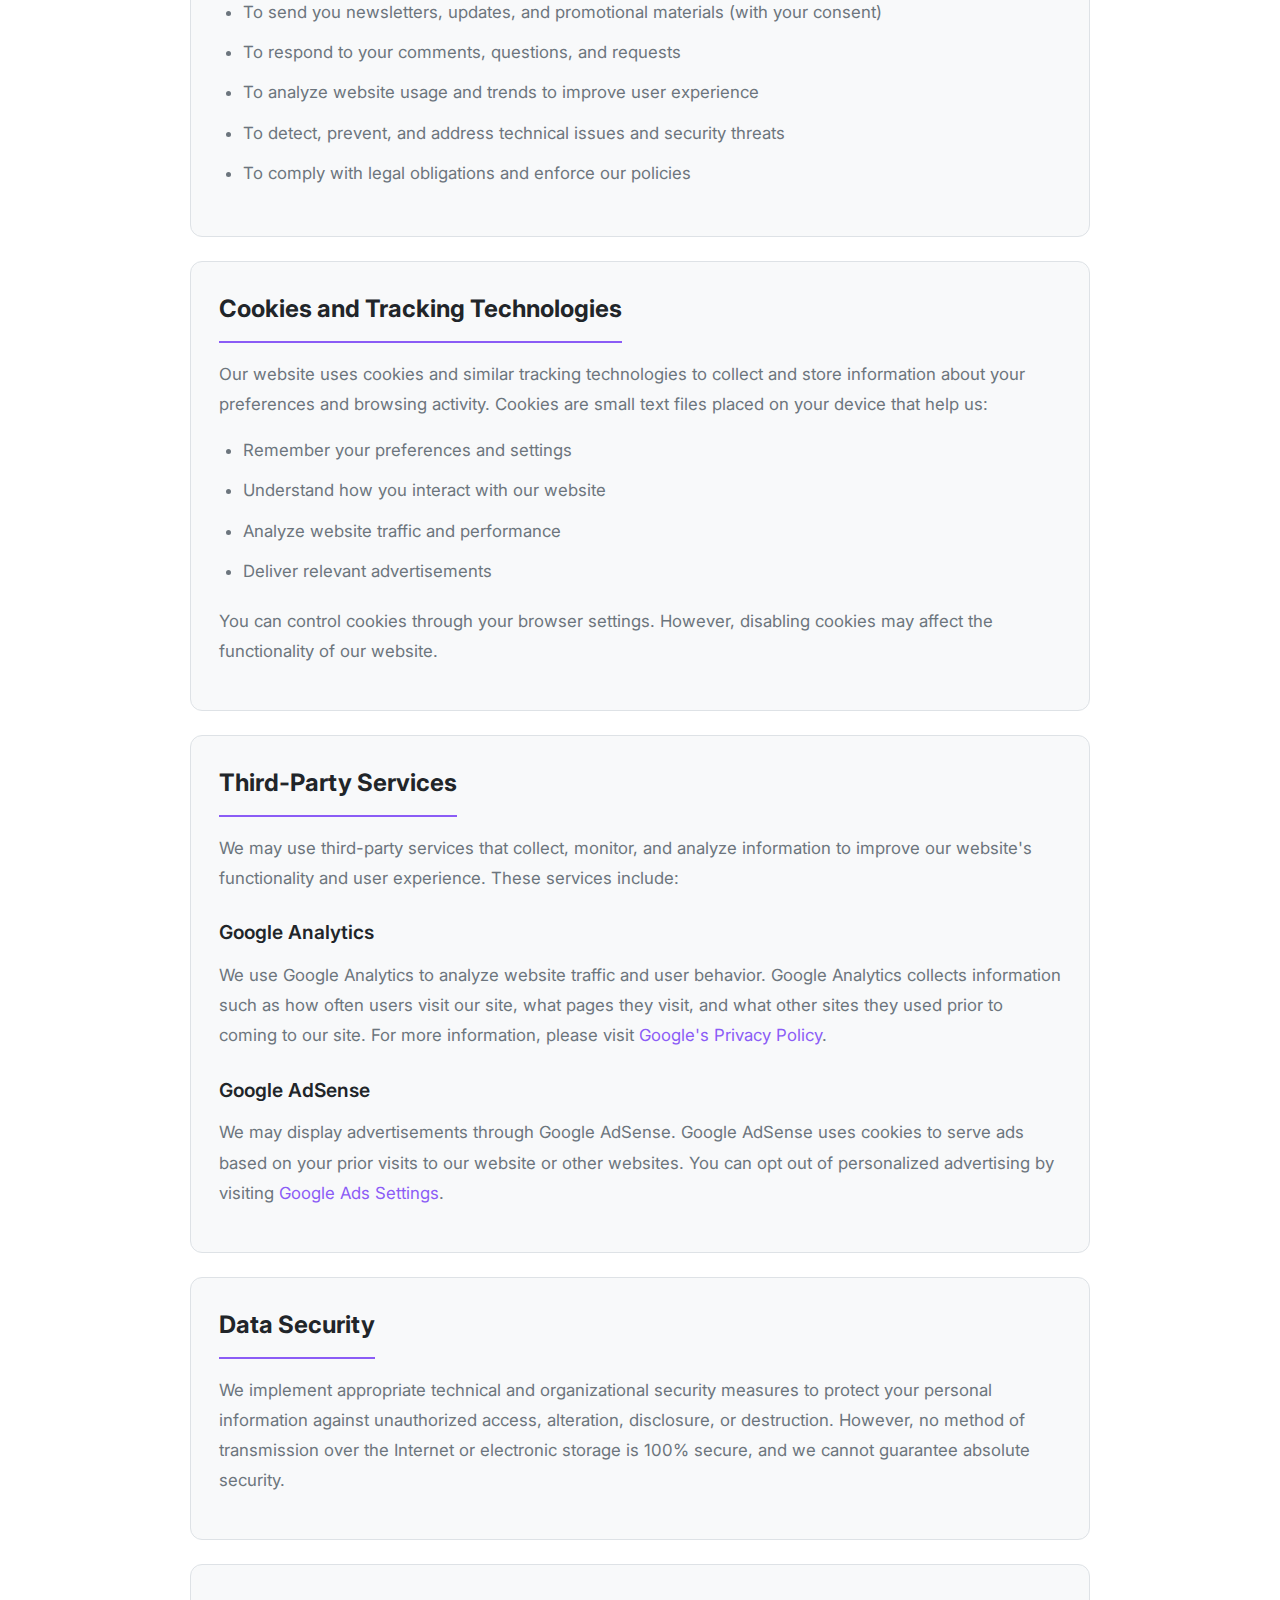
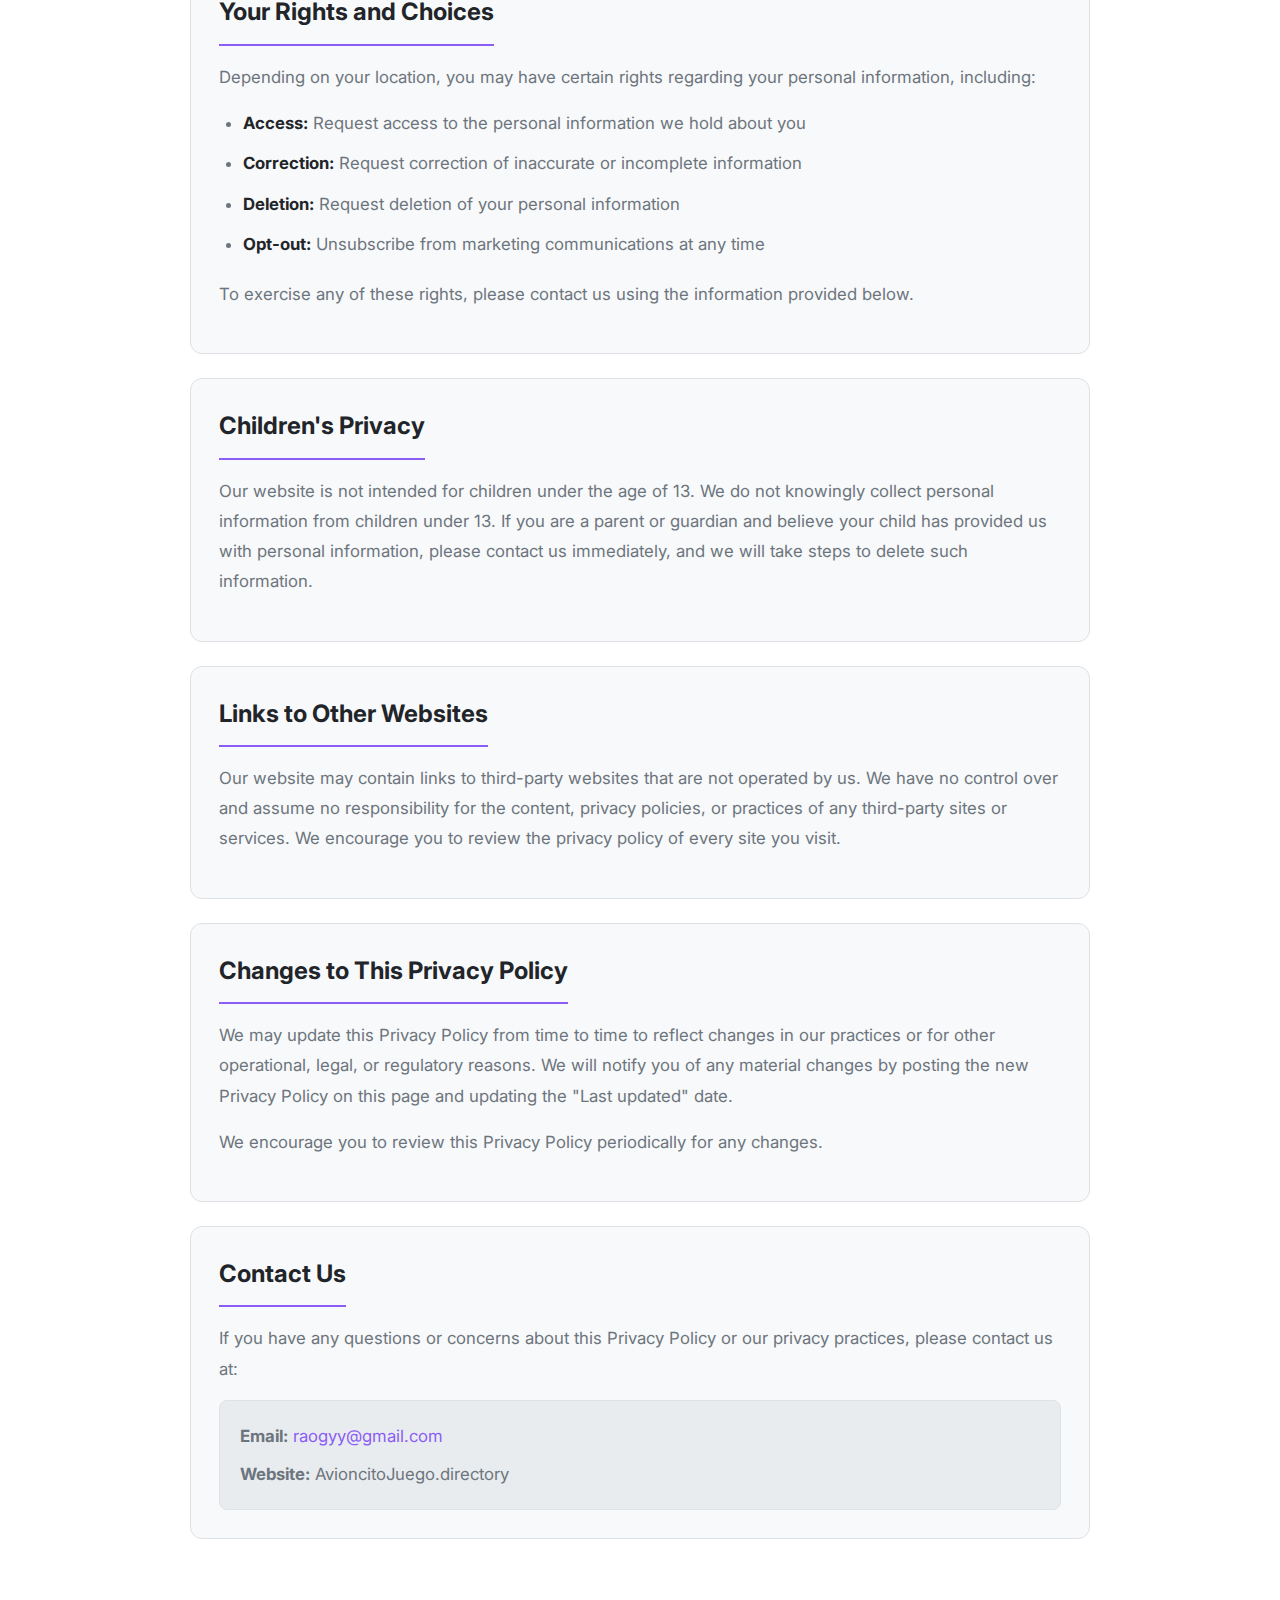
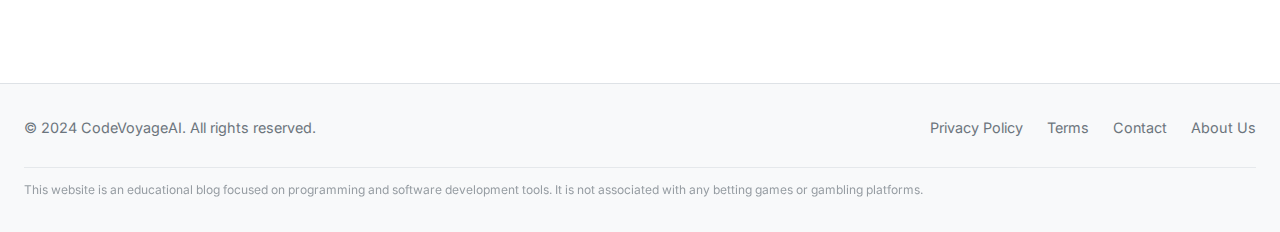
<file: privacy-policy.html>
<!DOCTYPE html>
<html lang="en">
<head>
    <meta charset="UTF-8">
    <meta name="viewport" content="width=device-width, initial-scale=1.0">
    <meta name="description" content="Privacy Policy for AvioncitoJuego.directory - Learn how we collect, use, and protect your personal information.">
    <title>Privacy Policy | CodeVoyageAI - AI Coding Blog</title>
    <link rel="preconnect" href="https://fonts.googleapis.com">
    <link rel="preconnect" href="https://fonts.gstatic.com" crossorigin>
    <link href="https://fonts.googleapis.com/css2?family=Inter:wght@300;400;500;600;700;800&display=swap" rel="stylesheet">
    <link rel="stylesheet" href="style.css">
    <link rel="stylesheet" href="pages.css">
</head>
<body>
    <header class="header">
        <div class="container header-inner">
            <a href="index.html" class="logo">
                <span class="logo-icon">⚡</span>
                <span class="logo-text">CodeVoyageAI</span>
            </a>
            
            <nav class="nav" id="mainNav">
                <ul class="nav-menu">
                    <li><a href="index.html" class="nav-link">Home</a></li>
                    <li><a href="#" class="nav-link">AI Editors</a></li>
                    <li><a href="#" class="nav-link">Tutorials</a></li>
                    <li><a href="#" class="nav-link">Prompts</a></li>
                    <li><a href="about.html" class="nav-link">About</a></li>
                </ul>
            </nav>
            
            <div class="search-wrapper">
                <input type="search" class="search-input" placeholder="Search articles...">
                <button class="search-btn" aria-label="Search">
                    <svg xmlns="http://www.w3.org/2000/svg" width="18" height="18" viewBox="0 0 24 24" fill="none" stroke="currentColor" stroke-width="2" stroke-linecap="round" stroke-linejoin="round">
                        <circle cx="11" cy="11" r="8"/>
                        <path d="m21 21-4.3-4.3"/>
                    </svg>
                </button>
            </div>
            
            <button class="theme-toggle" id="themeToggle" aria-label="Toggle theme">
                <svg class="sun-icon" xmlns="http://www.w3.org/2000/svg" width="20" height="20" viewBox="0 0 24 24" fill="none" stroke="currentColor" stroke-width="2" stroke-linecap="round" stroke-linejoin="round">
                    <circle cx="12" cy="12" r="5"/>
                    <line x1="12" y1="1" x2="12" y2="3"/>
                    <line x1="12" y1="21" x2="12" y2="23"/>
                    <line x1="4.22" y1="4.22" x2="5.64" y2="5.64"/>
                    <line x1="18.36" y1="18.36" x2="19.78" y2="19.78"/>
                    <line x1="1" y1="12" x2="3" y2="12"/>
                    <line x1="21" y1="12" x2="23" y2="12"/>
                    <line x1="4.22" y1="19.78" x2="5.64" y2="18.36"/>
                    <line x1="18.36" y1="5.64" x2="19.78" y2="4.22"/>
                </svg>
                <svg class="moon-icon" style="display: none;" xmlns="http://www.w3.org/2000/svg" width="20" height="20" viewBox="0 0 24 24" fill="none" stroke="currentColor" stroke-width="2" stroke-linecap="round" stroke-linejoin="round">
                    <path d="M21 12.79A9 9 0 1 1 11.21 3 7 7 0 0 0 21 12.79z"/>
                </svg>
            </button>
            
            <button class="menu-toggle" id="menuToggle" aria-label="Toggle navigation">
                <span></span>
                <span></span>
                <span></span>
            </button>
        </div>
    </header>

    <main class="main page-main">
        <div class="container">
            <div class="page-header">
                <h1 class="page-title">Privacy Policy</h1>
                <p class="page-subtitle">Last updated: January 2024 | CodeVoyageAI</p>
            </div>

            <div class="page-content policy-content">
                <section class="content-section">
                    <h2>Introduction</h2>
                    <p>Welcome to AvioncitoJuego.directory ("we," "our," or "us"). We are committed to protecting your privacy and ensuring the security of your personal information. This Privacy Policy explains how we collect, use, disclose, and safeguard your information when you visit our website.</p>
                    <p>By accessing or using our website, you agree to the terms of this Privacy Policy. If you do not agree with the terms of this policy, please do not access the site.</p>
                </section>

                <section class="content-section">
                    <h2>Information We Collect</h2>
                    
                    <h3>Information You Provide to Us</h3>
                    <p>We may collect information that you voluntarily provide when you:</p>
                    <ul>
                        <li>Subscribe to our newsletter</li>
                        <li>Leave comments on our blog posts</li>
                        <li>Contact us through our contact form or email</li>
                        <li>Participate in surveys or promotions</li>
                    </ul>
                    <p>This information may include your name, email address, and any other information you choose to provide.</p>

                    <h3>Information Automatically Collected</h3>
                    <p>When you visit our website, we may automatically collect certain information about your device and usage, including:</p>
                    <ul>
                        <li><strong>Device Information:</strong> Browser type, operating system, device type, and screen resolution</li>
                        <li><strong>Log Data:</strong> IP address, access times, pages viewed, and referring URL</li>
                        <li><strong>Cookies and Similar Technologies:</strong> We use cookies to enhance your browsing experience and analyze website traffic</li>
                    </ul>
                </section>

                <section class="content-section">
                    <h2>How We Use Your Information</h2>
                    <p>We use the information we collect for various purposes, including:</p>
                    <ul>
                        <li>To provide, maintain, and improve our website and services</li>
                        <li>To send you newsletters, updates, and promotional materials (with your consent)</li>
                        <li>To respond to your comments, questions, and requests</li>
                        <li>To analyze website usage and trends to improve user experience</li>
                        <li>To detect, prevent, and address technical issues and security threats</li>
                        <li>To comply with legal obligations and enforce our policies</li>
                    </ul>
                </section>

                <section class="content-section">
                    <h2>Cookies and Tracking Technologies</h2>
                    <p>Our website uses cookies and similar tracking technologies to collect and store information about your preferences and browsing activity. Cookies are small text files placed on your device that help us:</p>
                    <ul>
                        <li>Remember your preferences and settings</li>
                        <li>Understand how you interact with our website</li>
                        <li>Analyze website traffic and performance</li>
                        <li>Deliver relevant advertisements</li>
                    </ul>
                    <p>You can control cookies through your browser settings. However, disabling cookies may affect the functionality of our website.</p>
                </section>

                <section class="content-section">
                    <h2>Third-Party Services</h2>
                    <p>We may use third-party services that collect, monitor, and analyze information to improve our website's functionality and user experience. These services include:</p>
                    
                    <h3>Google Analytics</h3>
                    <p>We use Google Analytics to analyze website traffic and user behavior. Google Analytics collects information such as how often users visit our site, what pages they visit, and what other sites they used prior to coming to our site. For more information, please visit <a href="https://policies.google.com/privacy" target="_blank" rel="noopener noreferrer">Google's Privacy Policy</a>.</p>
                    
                    <h3>Google AdSense</h3>
                    <p>We may display advertisements through Google AdSense. Google AdSense uses cookies to serve ads based on your prior visits to our website or other websites. You can opt out of personalized advertising by visiting <a href="https://www.google.com/settings/ads" target="_blank" rel="noopener noreferrer">Google Ads Settings</a>.</p>
                </section>

                <section class="content-section">
                    <h2>Data Security</h2>
                    <p>We implement appropriate technical and organizational security measures to protect your personal information against unauthorized access, alteration, disclosure, or destruction. However, no method of transmission over the Internet or electronic storage is 100% secure, and we cannot guarantee absolute security.</p>
                </section>

                <section class="content-section">
                    <h2>Your Rights and Choices</h2>
                    <p>Depending on your location, you may have certain rights regarding your personal information, including:</p>
                    <ul>
                        <li><strong>Access:</strong> Request access to the personal information we hold about you</li>
                        <li><strong>Correction:</strong> Request correction of inaccurate or incomplete information</li>
                        <li><strong>Deletion:</strong> Request deletion of your personal information</li>
                        <li><strong>Opt-out:</strong> Unsubscribe from marketing communications at any time</li>
                    </ul>
                    <p>To exercise any of these rights, please contact us using the information provided below.</p>
                </section>

                <section class="content-section">
                    <h2>Children's Privacy</h2>
                    <p>Our website is not intended for children under the age of 13. We do not knowingly collect personal information from children under 13. If you are a parent or guardian and believe your child has provided us with personal information, please contact us immediately, and we will take steps to delete such information.</p>
                </section>

                <section class="content-section">
                    <h2>Links to Other Websites</h2>
                    <p>Our website may contain links to third-party websites that are not operated by us. We have no control over and assume no responsibility for the content, privacy policies, or practices of any third-party sites or services. We encourage you to review the privacy policy of every site you visit.</p>
                </section>

                <section class="content-section">
                    <h2>Changes to This Privacy Policy</h2>
                    <p>We may update this Privacy Policy from time to time to reflect changes in our practices or for other operational, legal, or regulatory reasons. We will notify you of any material changes by posting the new Privacy Policy on this page and updating the "Last updated" date.</p>
                    <p>We encourage you to review this Privacy Policy periodically for any changes.</p>
                </section>

                <section class="content-section">
                    <h2>Contact Us</h2>
                    <p>If you have any questions or concerns about this Privacy Policy or our privacy practices, please contact us at:</p>
                    <div class="contact-box">
                        <p><strong>Email:</strong> <a href="mailto:raogyy@gmail.com">raogyy@gmail.com</a></p>
                        <p><strong>Website:</strong> AvioncitoJuego.directory</p>
                    </div>
                </section>
            </div>
        </div>
    </main>

    <footer class="footer">
        <div class="container footer-inner">
            <p class="copyright">© 2024 CodeVoyageAI. All rights reserved.</p>
            <nav class="footer-nav">
                <a href="privacy-policy.html">Privacy Policy</a>
                <a href="terms.html">Terms</a>
                <a href="contact.html">Contact</a>
                <a href="about.html">About Us</a>
            </nav>
            <p class="footer-disclaimer">This website is an educational blog focused on programming and software development tools. It is not associated with any betting games or gambling platforms.</p>
        </div>
    </footer>

    <button id="scrollToTop" class="scroll-to-top" aria-label="Scroll to top">
        <svg xmlns="http://www.w3.org/2000/svg" width="20" height="20" viewBox="0 0 24 24" fill="none" stroke="currentColor" stroke-width="2" stroke-linecap="round" stroke-linejoin="round">
            <polyline points="18 15 12 9 6 15"></polyline>
        </svg>
    </button>

    <script src="script.js"></script>
</body>
</html>
</file>
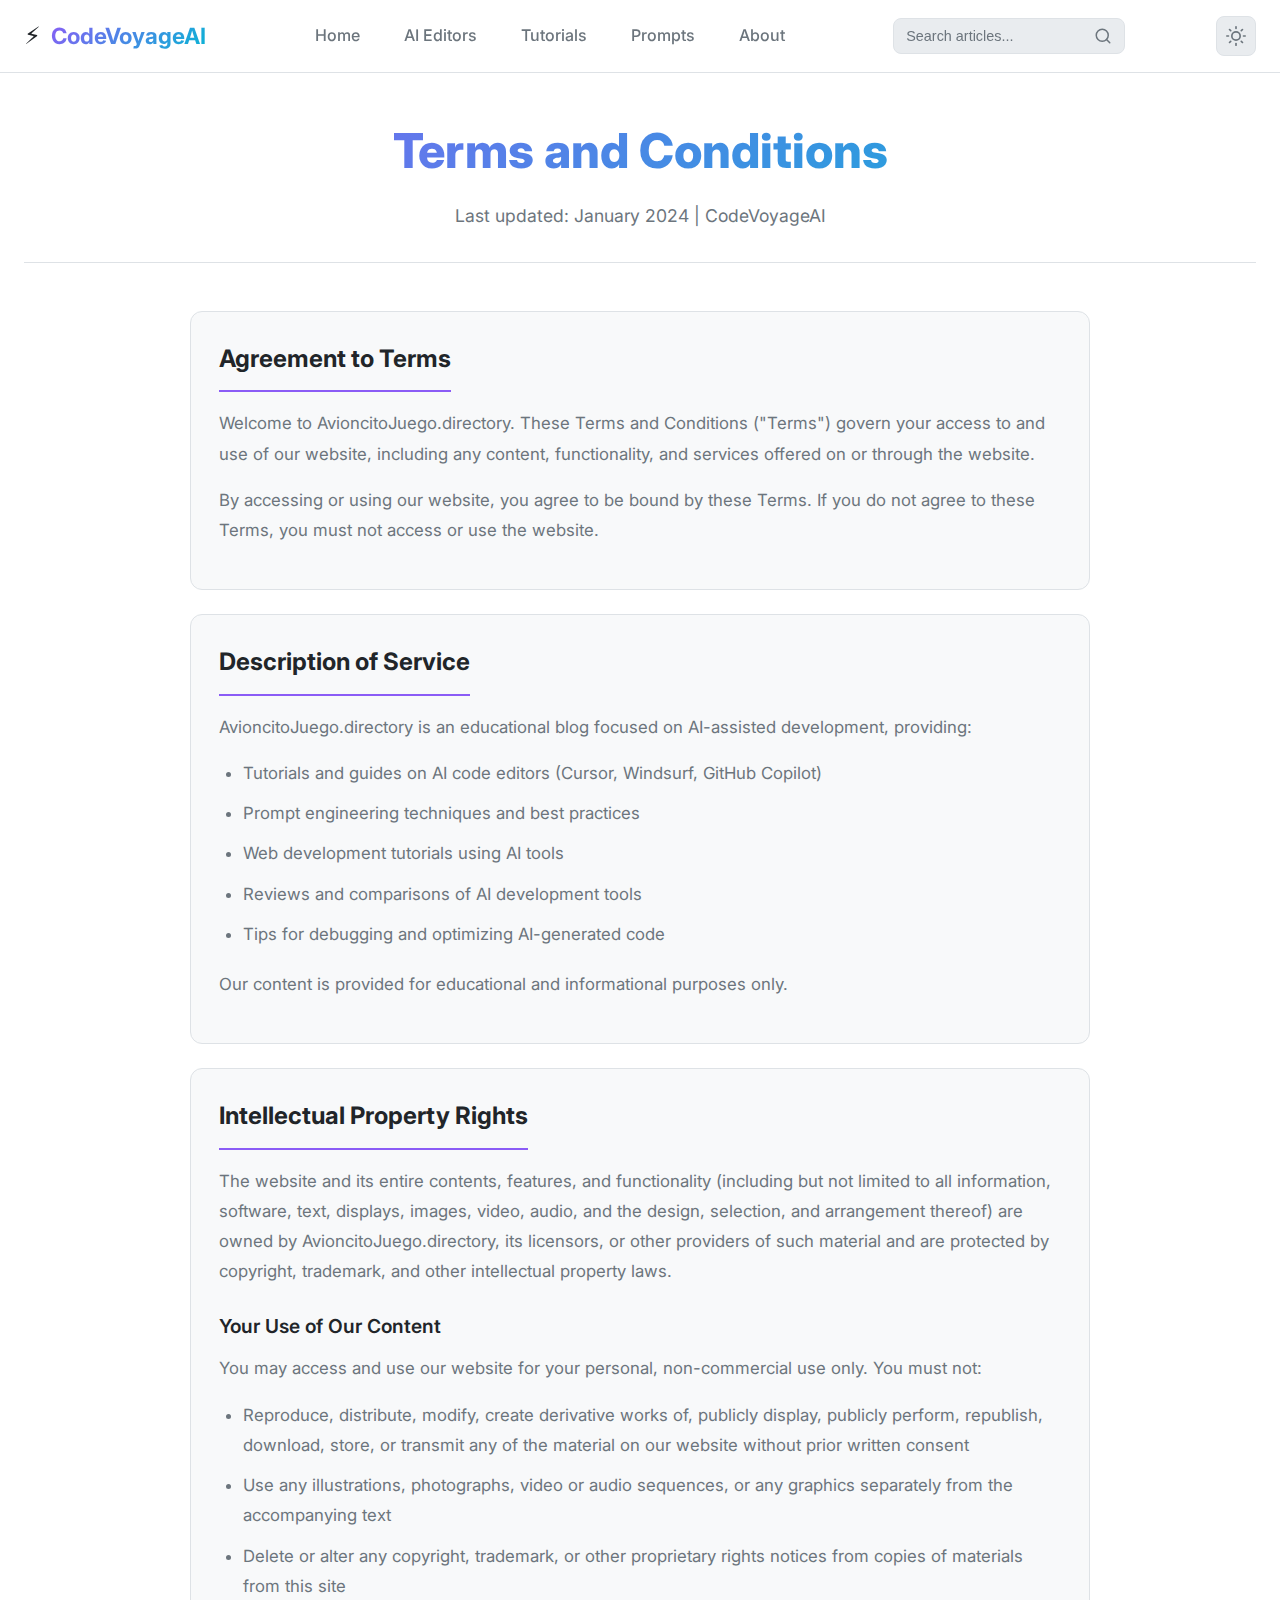
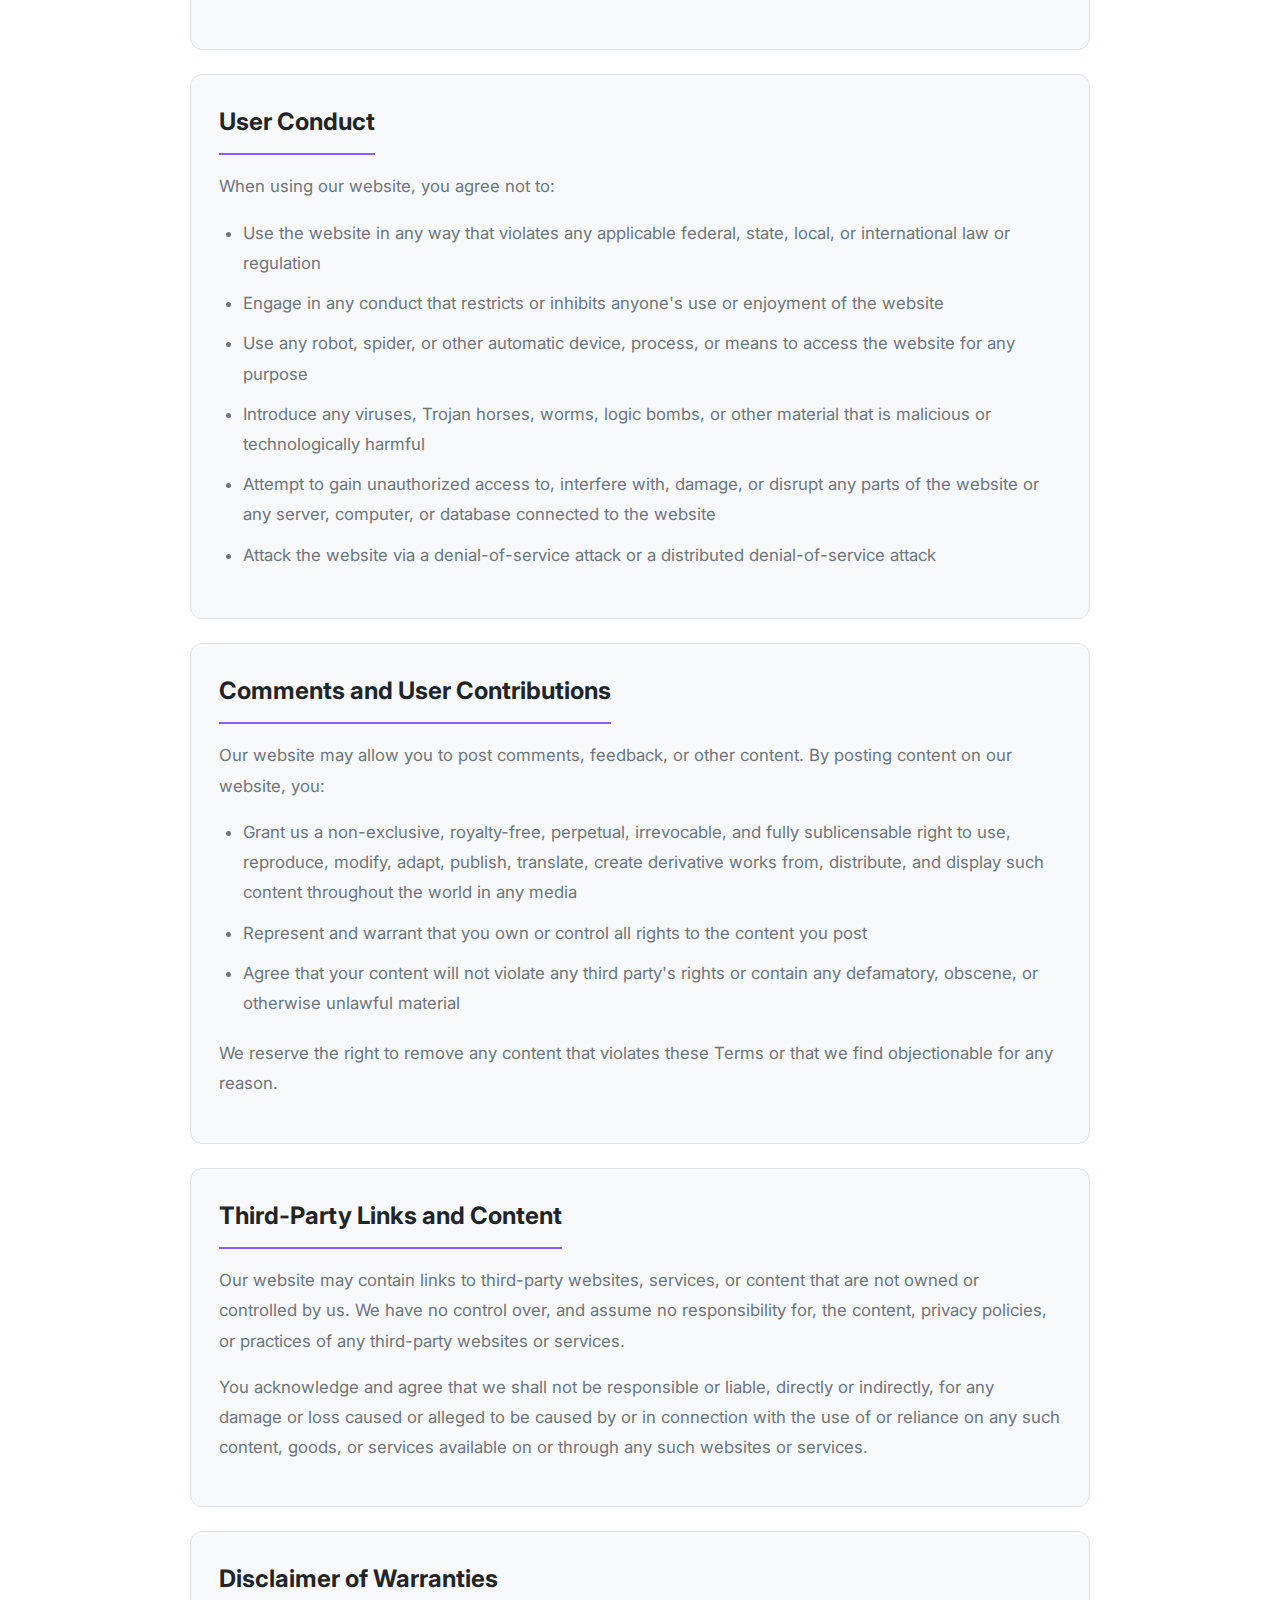
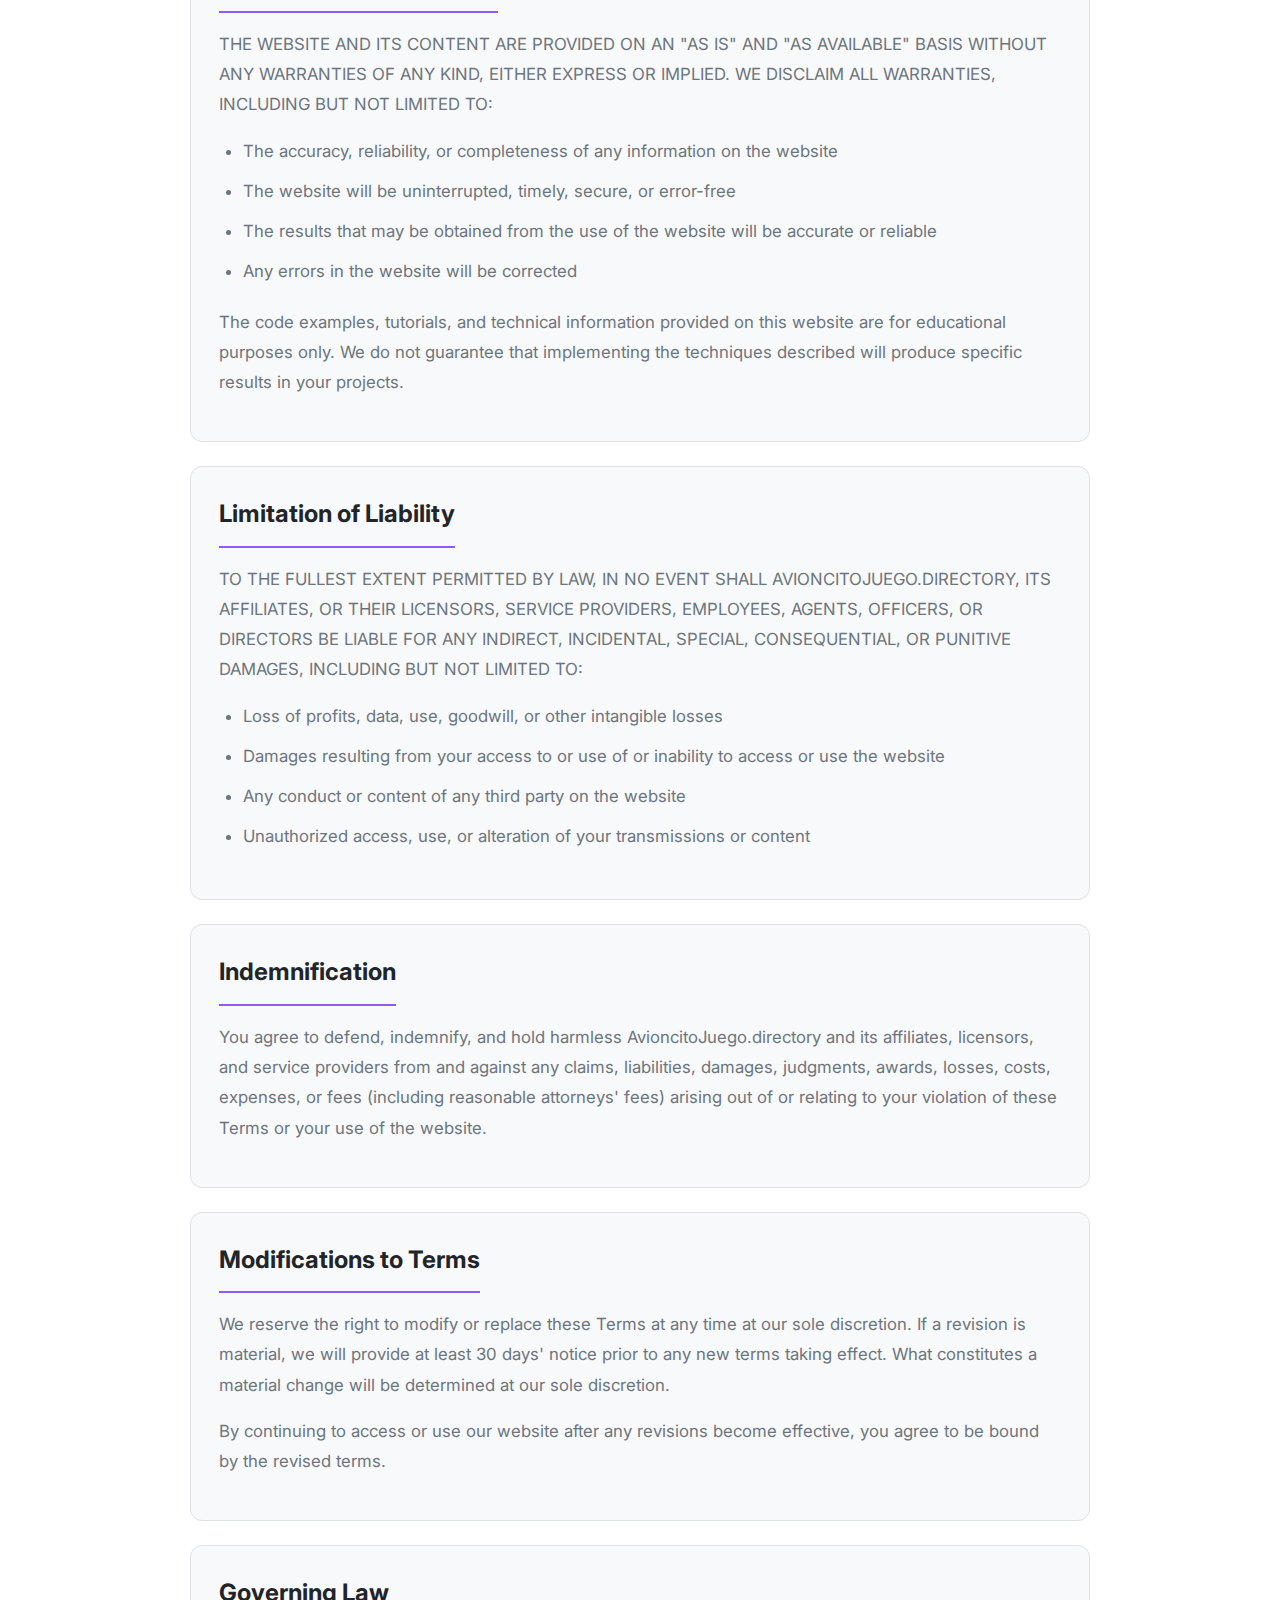
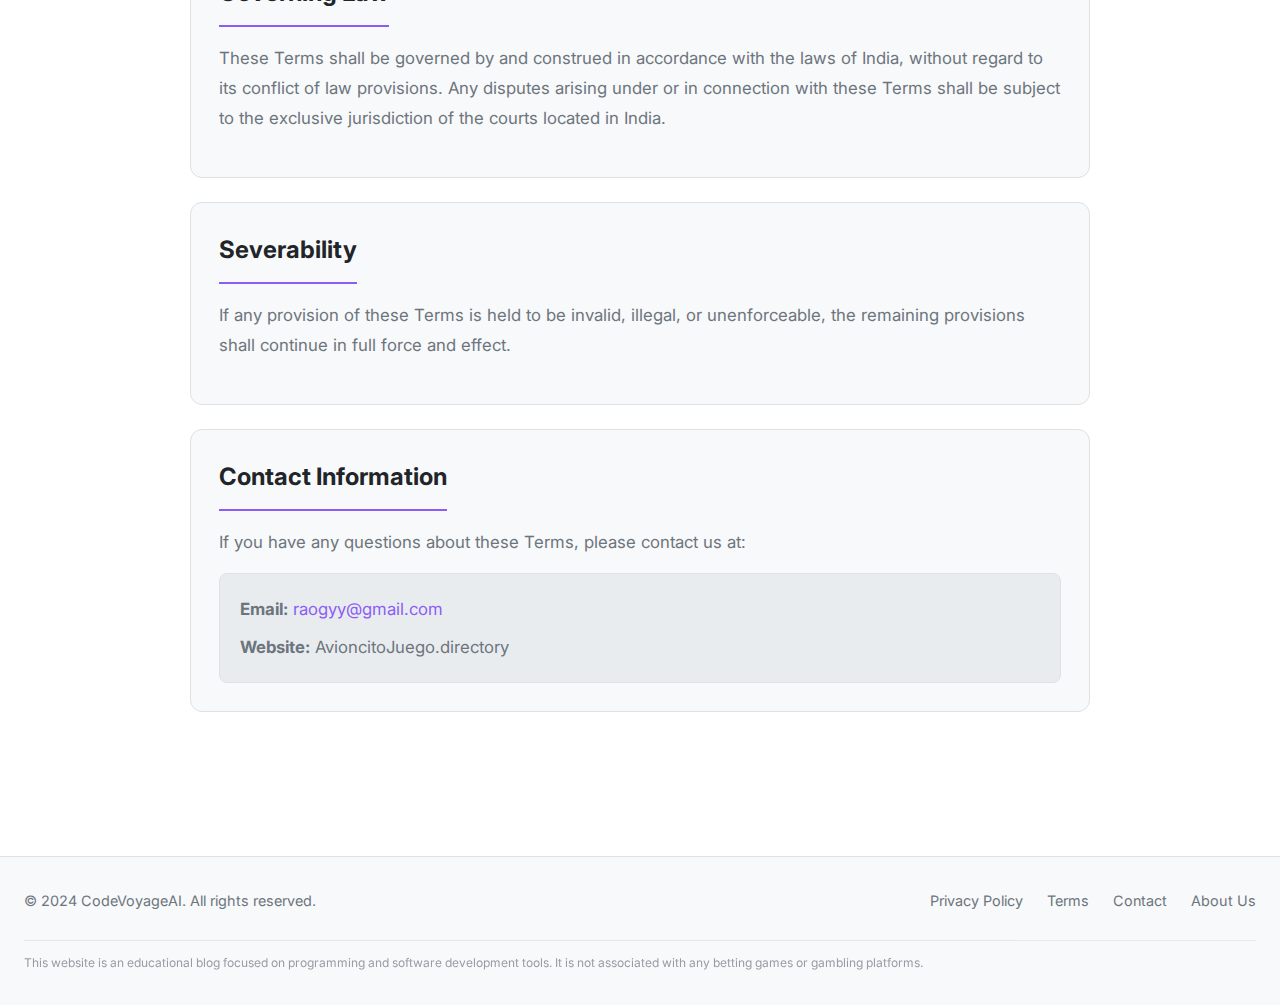
<file: terms.html>
<!DOCTYPE html>
<html lang="en">
<head>
    <meta charset="UTF-8">
    <meta name="viewport" content="width=device-width, initial-scale=1.0">
    <meta name="description" content="Terms and Conditions for AvioncitoJuego.directory - Read our terms of service before using our website.">
    <title>Terms and Conditions | CodeVoyageAI - AI Coding Blog</title>
    <link rel="preconnect" href="https://fonts.googleapis.com">
    <link rel="preconnect" href="https://fonts.gstatic.com" crossorigin>
    <link href="https://fonts.googleapis.com/css2?family=Inter:wght@300;400;500;600;700;800&display=swap" rel="stylesheet">
    <link rel="stylesheet" href="style.css">
    <link rel="stylesheet" href="pages.css">
</head>
<body>
    <header class="header">
        <div class="container header-inner">
            <a href="index.html" class="logo">
                <span class="logo-icon">⚡</span>
                <span class="logo-text">CodeVoyageAI</span>
            </a>
            
            <nav class="nav" id="mainNav">
                <ul class="nav-menu">
                    <li><a href="index.html" class="nav-link">Home</a></li>
                    <li><a href="#" class="nav-link">AI Editors</a></li>
                    <li><a href="#" class="nav-link">Tutorials</a></li>
                    <li><a href="#" class="nav-link">Prompts</a></li>
                    <li><a href="about.html" class="nav-link">About</a></li>
                </ul>
            </nav>
            
            <div class="search-wrapper">
                <input type="search" class="search-input" placeholder="Search articles...">
                <button class="search-btn" aria-label="Search">
                    <svg xmlns="http://www.w3.org/2000/svg" width="18" height="18" viewBox="0 0 24 24" fill="none" stroke="currentColor" stroke-width="2" stroke-linecap="round" stroke-linejoin="round">
                        <circle cx="11" cy="11" r="8"/>
                        <path d="m21 21-4.3-4.3"/>
                    </svg>
                </button>
            </div>
            
            <button class="theme-toggle" id="themeToggle" aria-label="Toggle theme">
                <svg class="sun-icon" xmlns="http://www.w3.org/2000/svg" width="20" height="20" viewBox="0 0 24 24" fill="none" stroke="currentColor" stroke-width="2" stroke-linecap="round" stroke-linejoin="round">
                    <circle cx="12" cy="12" r="5"/>
                    <line x1="12" y1="1" x2="12" y2="3"/>
                    <line x1="12" y1="21" x2="12" y2="23"/>
                    <line x1="4.22" y1="4.22" x2="5.64" y2="5.64"/>
                    <line x1="18.36" y1="18.36" x2="19.78" y2="19.78"/>
                    <line x1="1" y1="12" x2="3" y2="12"/>
                    <line x1="21" y1="12" x2="23" y2="12"/>
                    <line x1="4.22" y1="19.78" x2="5.64" y2="18.36"/>
                    <line x1="18.36" y1="5.64" x2="19.78" y2="4.22"/>
                </svg>
                <svg class="moon-icon" style="display: none;" xmlns="http://www.w3.org/2000/svg" width="20" height="20" viewBox="0 0 24 24" fill="none" stroke="currentColor" stroke-width="2" stroke-linecap="round" stroke-linejoin="round">
                    <path d="M21 12.79A9 9 0 1 1 11.21 3 7 7 0 0 0 21 12.79z"/>
                </svg>
            </button>
            
            <button class="menu-toggle" id="menuToggle" aria-label="Toggle navigation">
                <span></span>
                <span></span>
                <span></span>
            </button>
        </div>
    </header>

    <main class="main page-main">
        <div class="container">
            <div class="page-header">
                <h1 class="page-title">Terms and Conditions</h1>
                <p class="page-subtitle">Last updated: January 2024 | CodeVoyageAI</p>
            </div>

            <div class="page-content policy-content">
                <section class="content-section">
                    <h2>Agreement to Terms</h2>
                    <p>Welcome to AvioncitoJuego.directory. These Terms and Conditions ("Terms") govern your access to and use of our website, including any content, functionality, and services offered on or through the website.</p>
                    <p>By accessing or using our website, you agree to be bound by these Terms. If you do not agree to these Terms, you must not access or use the website.</p>
                </section>

                <section class="content-section">
                    <h2>Description of Service</h2>
                    <p>AvioncitoJuego.directory is an educational blog focused on AI-assisted development, providing:</p>
                    <ul>
                        <li>Tutorials and guides on AI code editors (Cursor, Windsurf, GitHub Copilot)</li>
                        <li>Prompt engineering techniques and best practices</li>
                        <li>Web development tutorials using AI tools</li>
                        <li>Reviews and comparisons of AI development tools</li>
                        <li>Tips for debugging and optimizing AI-generated code</li>
                    </ul>
                    <p>Our content is provided for educational and informational purposes only.</p>
                </section>

                <section class="content-section">
                    <h2>Intellectual Property Rights</h2>
                    <p>The website and its entire contents, features, and functionality (including but not limited to all information, software, text, displays, images, video, audio, and the design, selection, and arrangement thereof) are owned by AvioncitoJuego.directory, its licensors, or other providers of such material and are protected by copyright, trademark, and other intellectual property laws.</p>
                    
                    <h3>Your Use of Our Content</h3>
                    <p>You may access and use our website for your personal, non-commercial use only. You must not:</p>
                    <ul>
                        <li>Reproduce, distribute, modify, create derivative works of, publicly display, publicly perform, republish, download, store, or transmit any of the material on our website without prior written consent</li>
                        <li>Use any illustrations, photographs, video or audio sequences, or any graphics separately from the accompanying text</li>
                        <li>Delete or alter any copyright, trademark, or other proprietary rights notices from copies of materials from this site</li>
                    </ul>
                </section>

                <section class="content-section">
                    <h2>User Conduct</h2>
                    <p>When using our website, you agree not to:</p>
                    <ul>
                        <li>Use the website in any way that violates any applicable federal, state, local, or international law or regulation</li>
                        <li>Engage in any conduct that restricts or inhibits anyone's use or enjoyment of the website</li>
                        <li>Use any robot, spider, or other automatic device, process, or means to access the website for any purpose</li>
                        <li>Introduce any viruses, Trojan horses, worms, logic bombs, or other material that is malicious or technologically harmful</li>
                        <li>Attempt to gain unauthorized access to, interfere with, damage, or disrupt any parts of the website or any server, computer, or database connected to the website</li>
                        <li>Attack the website via a denial-of-service attack or a distributed denial-of-service attack</li>
                    </ul>
                </section>

                <section class="content-section">
                    <h2>Comments and User Contributions</h2>
                    <p>Our website may allow you to post comments, feedback, or other content. By posting content on our website, you:</p>
                    <ul>
                        <li>Grant us a non-exclusive, royalty-free, perpetual, irrevocable, and fully sublicensable right to use, reproduce, modify, adapt, publish, translate, create derivative works from, distribute, and display such content throughout the world in any media</li>
                        <li>Represent and warrant that you own or control all rights to the content you post</li>
                        <li>Agree that your content will not violate any third party's rights or contain any defamatory, obscene, or otherwise unlawful material</li>
                    </ul>
                    <p>We reserve the right to remove any content that violates these Terms or that we find objectionable for any reason.</p>
                </section>

                <section class="content-section">
                    <h2>Third-Party Links and Content</h2>
                    <p>Our website may contain links to third-party websites, services, or content that are not owned or controlled by us. We have no control over, and assume no responsibility for, the content, privacy policies, or practices of any third-party websites or services.</p>
                    <p>You acknowledge and agree that we shall not be responsible or liable, directly or indirectly, for any damage or loss caused or alleged to be caused by or in connection with the use of or reliance on any such content, goods, or services available on or through any such websites or services.</p>
                </section>

                <section class="content-section">
                    <h2>Disclaimer of Warranties</h2>
                    <p>THE WEBSITE AND ITS CONTENT ARE PROVIDED ON AN "AS IS" AND "AS AVAILABLE" BASIS WITHOUT ANY WARRANTIES OF ANY KIND, EITHER EXPRESS OR IMPLIED. WE DISCLAIM ALL WARRANTIES, INCLUDING BUT NOT LIMITED TO:</p>
                    <ul>
                        <li>The accuracy, reliability, or completeness of any information on the website</li>
                        <li>The website will be uninterrupted, timely, secure, or error-free</li>
                        <li>The results that may be obtained from the use of the website will be accurate or reliable</li>
                        <li>Any errors in the website will be corrected</li>
                    </ul>
                    <p>The code examples, tutorials, and technical information provided on this website are for educational purposes only. We do not guarantee that implementing the techniques described will produce specific results in your projects.</p>
                </section>

                <section class="content-section">
                    <h2>Limitation of Liability</h2>
                    <p>TO THE FULLEST EXTENT PERMITTED BY LAW, IN NO EVENT SHALL AVIONCITOJUEGO.DIRECTORY, ITS AFFILIATES, OR THEIR LICENSORS, SERVICE PROVIDERS, EMPLOYEES, AGENTS, OFFICERS, OR DIRECTORS BE LIABLE FOR ANY INDIRECT, INCIDENTAL, SPECIAL, CONSEQUENTIAL, OR PUNITIVE DAMAGES, INCLUDING BUT NOT LIMITED TO:</p>
                    <ul>
                        <li>Loss of profits, data, use, goodwill, or other intangible losses</li>
                        <li>Damages resulting from your access to or use of or inability to access or use the website</li>
                        <li>Any conduct or content of any third party on the website</li>
                        <li>Unauthorized access, use, or alteration of your transmissions or content</li>
                    </ul>
                </section>

                <section class="content-section">
                    <h2>Indemnification</h2>
                    <p>You agree to defend, indemnify, and hold harmless AvioncitoJuego.directory and its affiliates, licensors, and service providers from and against any claims, liabilities, damages, judgments, awards, losses, costs, expenses, or fees (including reasonable attorneys' fees) arising out of or relating to your violation of these Terms or your use of the website.</p>
                </section>

                <section class="content-section">
                    <h2>Modifications to Terms</h2>
                    <p>We reserve the right to modify or replace these Terms at any time at our sole discretion. If a revision is material, we will provide at least 30 days' notice prior to any new terms taking effect. What constitutes a material change will be determined at our sole discretion.</p>
                    <p>By continuing to access or use our website after any revisions become effective, you agree to be bound by the revised terms.</p>
                </section>

                <section class="content-section">
                    <h2>Governing Law</h2>
                    <p>These Terms shall be governed by and construed in accordance with the laws of India, without regard to its conflict of law provisions. Any disputes arising under or in connection with these Terms shall be subject to the exclusive jurisdiction of the courts located in India.</p>
                </section>

                <section class="content-section">
                    <h2>Severability</h2>
                    <p>If any provision of these Terms is held to be invalid, illegal, or unenforceable, the remaining provisions shall continue in full force and effect.</p>
                </section>

                <section class="content-section">
                    <h2>Contact Information</h2>
                    <p>If you have any questions about these Terms, please contact us at:</p>
                    <div class="contact-box">
                        <p><strong>Email:</strong> <a href="mailto:raogyy@gmail.com">raogyy@gmail.com</a></p>
                        <p><strong>Website:</strong> AvioncitoJuego.directory</p>
                    </div>
                </section>
            </div>
        </div>
    </main>

    <footer class="footer">
        <div class="container footer-inner">
            <p class="copyright">© 2024 CodeVoyageAI. All rights reserved.</p>
            <nav class="footer-nav">
                <a href="privacy-policy.html">Privacy Policy</a>
                <a href="terms.html">Terms</a>
                <a href="contact.html">Contact</a>
                <a href="about.html">About Us</a>
            </nav>
            <p class="footer-disclaimer">This website is an educational blog focused on programming and software development tools. It is not associated with any betting games or gambling platforms.</p>
        </div>
    </footer>

    <button id="scrollToTop" class="scroll-to-top" aria-label="Scroll to top">
        <svg xmlns="http://www.w3.org/2000/svg" width="20" height="20" viewBox="0 0 24 24" fill="none" stroke="currentColor" stroke-width="2" stroke-linecap="round" stroke-linejoin="round">
            <polyline points="18 15 12 9 6 15"></polyline>
        </svg>
    </button>

    <script src="script.js"></script>
</body>
</html>
</file>
<file: style.css>
:root {
    --bg-dark: #ffffff;
    --bg-card: #f8f9fa;
    --bg-elevated: #e9ecef;
    --border: #dee2e6;
    --text-primary: #212529;
    --text-secondary: #6c757d;
    --accent-purple: #8b5cf6;
    --accent-green: #22c55e;
    --accent-cyan: #06b6d4;
    --gradient: linear-gradient(135deg, var(--accent-purple), var(--accent-cyan));
    --shadow: 0 4px 24px rgba(0, 0, 0, 0.08);
    --radius: 12px;
    --transition: 0.25s ease;
}

[data-theme="dark"] {
    --bg-dark: #0a0a0f;
    --bg-card: #12121a;
    --bg-elevated: #1a1a25;
    --border: #2a2a3a;
    --text-primary: #f0f0f5;
    --text-secondary: #8888a0;
    --shadow: 0 4px 24px rgba(0, 0, 0, 0.4);
}

*, *::before, *::after {
    margin: 0;
    padding: 0;
    box-sizing: border-box;
}

html {
    scroll-behavior: smooth;
}

body {
    font-family: 'Inter', system-ui, -apple-system, sans-serif;
    background-color: var(--bg-dark);
    color: var(--text-primary);
    line-height: 1.6;
    min-height: 100vh;
}

.container {
    width: 100%;
    max-width: 1280px;
    margin: 0 auto;
    padding: 0 24px;
}

a {
    text-decoration: none;
    color: inherit;
}

img {
    max-width: 100%;
    display: block;
}

.header {
    position: sticky;
    top: 0;
    z-index: 100;
    background: rgba(255, 255, 255, 0.9);
    backdrop-filter: blur(12px);
    border-bottom: 1px solid var(--border);
}

[data-theme="dark"] .header {
    background: rgba(10, 10, 15, 0.85);
}

.header-inner {
    display: flex;
    align-items: center;
    justify-content: space-between;
    height: 72px;
    gap: 32px;
}

.logo {
    display: flex;
    align-items: center;
    gap: 10px;
    font-weight: 700;
    font-size: 1.4rem;
}

.logo-icon {
    font-size: 1.5rem;
}

.logo-text {
    background: var(--gradient);
    -webkit-background-clip: text;
    background-clip: text;
    -webkit-text-fill-color: transparent;
}

.nav-menu {
    display: flex;
    list-style: none;
    gap: 8px;
}

.nav-link {
    padding: 10px 18px;
    border-radius: 8px;
    font-weight: 500;
    color: var(--text-secondary);
    transition: var(--transition);
}

.nav-link:hover,
.nav-link.active {
    color: var(--text-primary);
    background: var(--bg-elevated);
}

.nav-link.active {
    color: var(--accent-purple);
}

.search-wrapper {
    display: flex;
    align-items: center;
    background: var(--bg-elevated);
    border: 1px solid var(--border);
    border-radius: 8px;
    padding: 8px 12px;
    gap: 8px;
    transition: var(--transition);
}

.search-wrapper:focus-within {
    border-color: var(--accent-purple);
    box-shadow: 0 0 0 3px rgba(139, 92, 246, 0.15);
}

.search-input {
    background: transparent;
    border: none;
    outline: none;
    color: var(--text-primary);
    font-size: 0.9rem;
    width: 180px;
}

.search-input::placeholder {
    color: var(--text-secondary);
}

.search-btn {
    background: transparent;
    border: none;
    color: var(--text-secondary);
    cursor: pointer;
    display: flex;
    transition: var(--transition);
}

.search-btn:hover {
    color: var(--accent-purple);
}

.theme-toggle {
    background: var(--bg-elevated);
    border: 1px solid var(--border);
    border-radius: 8px;
    width: 40px;
    height: 40px;
    display: flex;
    align-items: center;
    justify-content: center;
    cursor: pointer;
    color: var(--text-secondary);
    transition: var(--transition);
}

.theme-toggle:hover {
    color: var(--accent-purple);
    border-color: var(--accent-purple);
}

.theme-toggle svg {
    width: 20px;
    height: 20px;
}

.menu-toggle {
    display: none;
    flex-direction: column;
    gap: 5px;
    background: transparent;
    border: none;
    cursor: pointer;
    padding: 8px;
}

.menu-toggle span {
    width: 24px;
    height: 2px;
    background: var(--text-primary);
    border-radius: 2px;
    transition: var(--transition);
}

.menu-toggle.active span:nth-child(1) {
    transform: rotate(45deg) translate(5px, 5px);
}

.menu-toggle.active span:nth-child(2) {
    opacity: 0;
}

.menu-toggle.active span:nth-child(3) {
    transform: rotate(-45deg) translate(5px, -5px);
}

.hero {
    position: relative;
    padding: 100px 0 80px;
    text-align: center;
    overflow: hidden;
}

.hero-bg {
    position: absolute;
    inset: 0;
    background: 
        radial-gradient(ellipse at 30% 20%, rgba(139, 92, 246, 0.15) 0%, transparent 50%),
        radial-gradient(ellipse at 70% 80%, rgba(6, 182, 212, 0.1) 0%, transparent 50%);
    pointer-events: none;
}

.hero-content {
    position: relative;
    z-index: 1;
}

.hero-badge {
    display: inline-block;
    padding: 8px 20px;
    background: var(--bg-elevated);
    border: 1px solid var(--border);
    border-radius: 50px;
    font-size: 0.85rem;
    color: var(--text-secondary);
    margin-bottom: 24px;
}

.hero-title {
    font-size: clamp(2.5rem, 6vw, 4rem);
    font-weight: 800;
    line-height: 1.1;
    margin-bottom: 20px;
}

.gradient-text {
    background: var(--gradient);
    -webkit-background-clip: text;
    background-clip: text;
    -webkit-text-fill-color: transparent;
}

.hero-subtitle {
    font-size: 1.25rem;
    color: var(--text-secondary);
    margin-bottom: 36px;
    max-width: 500px;
    margin-left: auto;
    margin-right: auto;
}

.hero-cta {
    display: flex;
    gap: 16px;
    justify-content: center;
    flex-wrap: wrap;
}

.btn {
    display: inline-flex;
    align-items: center;
    justify-content: center;
    padding: 14px 28px;
    border-radius: 8px;
    font-weight: 600;
    font-size: 0.95rem;
    cursor: pointer;
    transition: var(--transition);
    border: none;
}

.btn-primary {
    background: var(--gradient);
    color: white;
}

.btn-primary:hover {
    transform: translateY(-2px);
    box-shadow: 0 8px 24px rgba(139, 92, 246, 0.35);
}

.btn-outline {
    background: transparent;
    border: 1px solid var(--border);
    color: var(--text-primary);
}

.btn-outline:hover {
    border-color: var(--accent-purple);
    background: rgba(139, 92, 246, 0.1);
}

.main {
    padding: 60px 0;
}

.main-grid {
    display: grid;
    grid-template-columns: 1fr 340px;
    gap: 40px;
    align-items: start;
}

.section-title {
    font-size: 1.5rem;
    font-weight: 700;
    margin-bottom: 28px;
    display: flex;
    align-items: center;
    gap: 12px;
}

.section-title::after {
    content: '';
    flex: 1;
    height: 1px;
    background: var(--border);
}

.posts-grid {
    display: grid;
    grid-template-columns: repeat(auto-fill, minmax(300px, 1fr));
    gap: 24px;
}

.post-card {
    background: var(--bg-card);
    border: 1px solid var(--border);
    border-radius: var(--radius);
    overflow: hidden;
    transition: var(--transition);
}

.post-card:hover {
    transform: translateY(-4px);
    border-color: var(--accent-purple);
    box-shadow: var(--shadow);
}

.post-image {
    position: relative;
    height: 200px;
    overflow: hidden;
}

.post-image img {
    width: 100%;
    height: 100%;
    object-fit: cover;
    transition: var(--transition);
}

.post-card:hover .post-image img {
    transform: scale(1.05);
}

.post-category {
    position: absolute;
    top: 12px;
    left: 12px;
    padding: 6px 12px;
    background: rgba(10, 10, 15, 0.8);
    backdrop-filter: blur(8px);
    border-radius: 6px;
    font-size: 0.75rem;
    font-weight: 600;
    color: var(--accent-cyan);
    text-transform: uppercase;
    letter-spacing: 0.5px;
}

.post-body {
    padding: 20px;
}

.post-title {
    font-size: 1.1rem;
    font-weight: 600;
    line-height: 1.4;
    margin-bottom: 12px;
    display: -webkit-box;
    -webkit-line-clamp: 2;
    line-clamp: 2;
    -webkit-box-orient: vertical;
    overflow: hidden;
}

.post-excerpt {
    font-size: 0.9rem;
    color: var(--text-secondary);
    margin-bottom: 16px;
    display: -webkit-box;
    -webkit-line-clamp: 3;
    line-clamp: 3;
    -webkit-box-orient: vertical;
    overflow: hidden;
}

.read-more {
    display: inline-flex;
    align-items: center;
    gap: 6px;
    font-weight: 600;
    font-size: 0.9rem;
    color: var(--accent-purple);
    transition: var(--transition);
}

.read-more:hover {
    color: var(--accent-cyan);
    gap: 10px;
}

.load-more {
    text-align: center;
    margin-top: 40px;
}

.sidebar {
    display: flex;
    flex-direction: column;
    gap: 24px;
    position: sticky;
    top: 96px;
}

.widget {
    background: var(--bg-card);
    border: 1px solid var(--border);
    border-radius: var(--radius);
    padding: 24px;
}

.widget-title {
    display: flex;
    align-items: center;
    gap: 10px;
    font-size: 1.1rem;
    font-weight: 600;
    margin-bottom: 20px;
    padding-bottom: 16px;
    border-bottom: 1px solid var(--border);
}

.widget-icon {
    font-size: 1.2rem;
}

.popular-list {
    list-style: none;
    display: flex;
    flex-direction: column;
    gap: 16px;
}

.popular-item {
    display: flex;
    gap: 14px;
    align-items: flex-start;
}

.popular-num {
    font-size: 0.85rem;
    font-weight: 700;
    color: var(--accent-purple);
    min-width: 24px;
}

.popular-item a {
    font-size: 0.9rem;
    color: var(--text-secondary);
    line-height: 1.5;
    transition: var(--transition);
}

.popular-item a:hover {
    color: var(--text-primary);
}

.categories-list {
    list-style: none;
    display: flex;
    flex-direction: column;
    gap: 12px;
}

.categories-list a {
    display: flex;
    justify-content: space-between;
    align-items: center;
    padding: 10px 14px;
    background: var(--bg-elevated);
    border-radius: 8px;
    font-size: 0.9rem;
    color: var(--text-secondary);
    transition: var(--transition);
}

.categories-list a:hover {
    background: rgba(139, 92, 246, 0.1);
    color: var(--text-primary);
}

.cat-count {
    font-size: 0.8rem;
    padding: 2px 8px;
    background: var(--bg-dark);
    border-radius: 4px;
    color: var(--accent-cyan);
}

.author-widget {
    text-align: center;
}

.author-avatar {
    width: 80px;
    height: 80px;
    border-radius: 50%;
    margin: 0 auto 16px;
    background: var(--gradient);
    display: flex;
    align-items: center;
    justify-content: center;
    font-size: 2rem;
    font-weight: 700;
    color: white;
}

.author-avatar-img {
    width: 80px;
    height: 80px;
    border-radius: 50%;
    margin: 0 auto 16px;
    object-fit: cover;
    border: 3px solid var(--accent-purple);
}

.author-name {
    font-size: 1.2rem;
    font-weight: 700;
    color: var(--text-primary);
    margin-bottom: 8px;
}

.author-bio {
    font-size: 0.9rem;
    color: var(--text-secondary);
    line-height: 1.6;
    margin-bottom: 16px;
}

.author-social {
    display: flex;
    gap: 8px;
    justify-content: center;
    flex-wrap: wrap;
}

.social-link {
    width: 36px;
    height: 36px;
    display: flex;
    align-items: center;
    justify-content: center;
    background: var(--bg-elevated);
    border: 1px solid var(--border);
    border-radius: 8px;
    color: var(--text-secondary);
    transition: var(--transition);
    font-size: 1.1rem;
}

.social-link:hover {
    border-color: var(--accent-purple);
    background: rgba(139, 92, 246, 0.1);
    color: var(--accent-purple);
    transform: translateY(-2px);
}

.footer {
    background: var(--bg-card);
    border-top: 1px solid var(--border);
    padding: 32px 0;
    margin-top: 60px;
}

.footer-inner {
    display: flex;
    justify-content: space-between;
    align-items: center;
    flex-wrap: wrap;
    gap: 20px;
}

.copyright {
    font-size: 0.9rem;
    color: var(--text-secondary);
}

.footer-nav {
    display: flex;
    gap: 24px;
    flex-wrap: wrap;
}

.footer-nav a {
    font-size: 0.9rem;
    color: var(--text-secondary);
    transition: var(--transition);
}

.footer-nav a:hover {
    color: var(--accent-purple);
}

.footer-disclaimer {
    width: 100%;
    font-size: 0.75rem;
    color: var(--text-secondary);
    opacity: 0.7;
    text-align: left;
    margin-top: 8px;
    padding-top: 12px;
    border-top: 1px solid var(--border);
}

.scroll-to-top {
    position: fixed;
    bottom: 80px;
    right: 30px;
    width: 45px;
    height: 45px;
    background: var(--accent-purple);
    color: white;
    border: none;
    border-radius: 50%;
    cursor: pointer;
    display: flex;
    align-items: center;
    justify-content: center;
    opacity: 0;
    visibility: hidden;
    transition: all 0.3s ease;
    box-shadow: 0 4px 12px rgba(139, 92, 246, 0.4);
    z-index: 999;
}

.scroll-to-top.visible {
    opacity: 1;
    visibility: visible;
}

.scroll-to-top:hover {
    background: var(--accent-cyan);
    transform: translateY(-3px);
    box-shadow: 0 6px 16px rgba(139, 92, 246, 0.5);
}

.scroll-to-top svg {
    width: 20px;
    height: 20px;
}

@media (max-width: 1024px) {
    .main-grid {
        grid-template-columns: 1fr 280px;
        gap: 32px;
    }
    
    .posts-grid {
        grid-template-columns: 1fr;
    }
}

@media (max-width: 768px) {
    .header-inner {
        height: 64px;
    }
    
    .nav {
        position: fixed;
        top: 64px;
        left: 0;
        right: 0;
        background: var(--bg-dark);
        border-bottom: 1px solid var(--border);
        padding: 20px;
        transform: translateY(-100%);
        opacity: 0;
        visibility: hidden;
        transition: var(--transition);
    }
    
    .nav.active {
        transform: translateY(0);
        opacity: 1;
        visibility: visible;
    }
    
    .nav-menu {
        flex-direction: column;
        gap: 4px;
    }
    
    .nav-link {
        padding: 14px 18px;
    }
    
    .search-wrapper {
        display: none;
    }
    
    .menu-toggle {
        display: flex;
    }
    
    .hero {
        padding: 60px 0 50px;
    }
    
    .hero-cta {
        flex-direction: column;
        align-items: center;
    }
    
    .btn {
        width: 100%;
        max-width: 280px;
    }
    
    .main-grid {
        grid-template-columns: 1fr;
    }
    
    .sidebar {
        position: static;
    }
    
    .footer-inner {
        flex-direction: column;
        text-align: center;
    }
    
    .footer-nav {
        justify-content: center;
    }
}

@media (max-width: 480px) {
    .container {
        padding: 0 16px;
    }
    
    .hero-title {
        font-size: 2rem;
    }
    
    .hero-subtitle {
        font-size: 1rem;
    }
    
    .section-title {
        font-size: 1.25rem;
    }
    
    .widget {
        padding: 20px;
    }
}
</file>
<file: pages.css>
.page-main {
    padding: 40px 0 60px;
}

.page-header {
    text-align: center;
    margin-bottom: 48px;
    padding-bottom: 32px;
    border-bottom: 1px solid var(--border);
}

.page-title {
    font-size: clamp(2rem, 5vw, 3rem);
    font-weight: 800;
    margin-bottom: 12px;
    background: var(--gradient);
    -webkit-background-clip: text;
    background-clip: text;
    -webkit-text-fill-color: transparent;
}

.page-subtitle {
    font-size: 1.1rem;
    color: var(--text-secondary);
}

.page-content {
    max-width: 900px;
    margin: 0 auto;
}

.content-section {
    margin-bottom: 40px;
}

.content-section h2 {
    font-size: 1.5rem;
    font-weight: 700;
    color: var(--text-primary);
    margin-bottom: 16px;
    padding-bottom: 12px;
    border-bottom: 2px solid var(--accent-purple);
    display: inline-block;
}

.content-section h3 {
    font-size: 1.2rem;
    font-weight: 600;
    color: var(--text-primary);
    margin-top: 24px;
    margin-bottom: 12px;
}

.content-section p {
    font-size: 1.05rem;
    line-height: 1.8;
    color: var(--text-secondary);
    margin-bottom: 16px;
}

.content-section ul,
.content-section ol {
    margin-bottom: 20px;
    padding-left: 24px;
}

.content-section li {
    font-size: 1.05rem;
    line-height: 1.8;
    color: var(--text-secondary);
    margin-bottom: 10px;
}

.content-section li strong {
    color: var(--text-primary);
}

.content-section a {
    color: var(--accent-purple);
    transition: var(--transition);
}

.content-section a:hover {
    color: var(--accent-cyan);
}

.highlight-section {
    background: var(--bg-card);
    border: 1px solid var(--border);
    border-radius: var(--radius);
    padding: 28px;
    margin-bottom: 40px;
}

.highlight-section h2 {
    border-bottom: none;
    padding-bottom: 0;
}

.feature-cards {
    display: grid;
    grid-template-columns: repeat(auto-fit, minmax(250px, 1fr));
    gap: 20px;
    margin-top: 24px;
}

.feature-card {
    background: var(--bg-card);
    border: 1px solid var(--border);
    border-radius: var(--radius);
    padding: 24px;
    text-align: center;
    transition: var(--transition);
}

.feature-card:hover {
    border-color: var(--accent-purple);
    transform: translateY(-4px);
}

.feature-icon {
    font-size: 2.5rem;
    margin-bottom: 16px;
}

.feature-card h3 {
    font-size: 1.2rem;
    font-weight: 600;
    color: var(--text-primary);
    margin-bottom: 8px;
    margin-top: 0;
}

.feature-card p {
    font-size: 0.95rem;
    color: var(--text-secondary);
    margin-bottom: 0;
}

.feature-list {
    list-style: none;
    padding-left: 0;
}

.feature-list li {
    padding: 12px 0;
    border-bottom: 1px solid var(--border);
}

.feature-list li:last-child {
    border-bottom: none;
}

.author-card {
    display: flex;
    gap: 24px;
    background: var(--bg-card);
    border: 1px solid var(--border);
    border-radius: var(--radius);
    padding: 28px;
    align-items: center;
}

.author-avatar-large {
    width: 100px;
    height: 100px;
    border-radius: 50%;
    background: var(--gradient);
    display: flex;
    align-items: center;
    justify-content: center;
    font-size: 2.5rem;
    font-weight: 700;
    color: white;
    flex-shrink: 0;
}

.author-avatar-large-img {
    width: 100px;
    height: 100px;
    border-radius: 50%;
    object-fit: cover;
    border: 4px solid var(--accent-purple);
    flex-shrink: 0;
}

.author-info h3 {
    font-size: 1.4rem;
    font-weight: 700;
    color: var(--text-primary);
    margin-bottom: 4px;
    margin-top: 0;
}

.author-title {
    font-size: 1rem;
    color: var(--accent-purple);
    font-weight: 500;
    margin-bottom: 12px !important;
}

.author-info p {
    font-size: 0.95rem;
}

.author-social-large {
    display: flex;
    gap: 12px;
    margin-top: 16px;
}

.author-social-large a {
    width: 40px;
    height: 40px;
    display: flex;
    align-items: center;
    justify-content: center;
    background: var(--bg-card);
    border: 2px solid var(--accent-purple);
    border-radius: 8px;
    color: var(--accent-purple);
    transition: var(--transition);
}

.author-social-large a:hover {
    border-color: var(--accent-cyan);
    background: var(--accent-purple);
    color: white;
    transform: translateY(-2px);
}

.cta-section {
    text-align: center;
    background: var(--bg-card);
    border: 1px solid var(--border);
    border-radius: var(--radius);
    padding: 40px;
}

.cta-section h2 {
    display: block;
    border-bottom: none;
}

.contact-info {
    margin-top: 24px;
}

.contact-link {
    display: inline-flex;
    align-items: center;
    gap: 10px;
    padding: 16px 32px;
    background: var(--accent-purple) !important;
    color: #ffffff !important;
    border-radius: 10px;
    font-weight: 600;
    font-size: 1.05rem;
    transition: var(--transition);
    box-shadow: 0 4px 12px rgba(139, 92, 246, 0.4);
    border: 2px solid var(--accent-purple);
    text-decoration: none;
}

.contact-link svg {
    stroke: #ffffff !important;
}

.contact-link:hover {
    transform: translateY(-3px);
    box-shadow: 0 8px 24px rgba(139, 92, 246, 0.6);
    background: var(--accent-cyan) !important;
    border-color: var(--accent-cyan);
    color: #ffffff !important;
    text-decoration: none;
}

.contact-link:hover svg {
    stroke: #ffffff !important;
}

.policy-content .content-section {
    background: var(--bg-card);
    border: 1px solid var(--border);
    border-radius: var(--radius);
    padding: 28px;
    margin-bottom: 24px;
}

.policy-content .content-section h2 {
    margin-top: 0;
}

.contact-box {
    background: var(--bg-elevated);
    border: 1px solid var(--border);
    border-radius: 8px;
    padding: 20px;
    margin-top: 16px;
}

.contact-box p {
    margin-bottom: 8px;
}

.contact-box p:last-child {
    margin-bottom: 0;
}

.contact-grid {
    display: grid;
    grid-template-columns: 1fr 1fr;
    gap: 40px;
    max-width: 100%;
}

.contact-info-section {
    max-width: 100%;
}

.contact-methods {
    display: flex;
    flex-direction: column;
    gap: 20px;
}

.contact-method {
    display: flex;
    gap: 16px;
    padding: 20px;
    background: var(--bg-card);
    border: 1px solid var(--border);
    border-radius: var(--radius);
    transition: var(--transition);
}

.contact-method:hover {
    border-color: var(--accent-purple);
}

.contact-icon {
    width: 50px;
    height: 50px;
    display: flex;
    align-items: center;
    justify-content: center;
    background: var(--bg-elevated);
    border-radius: 10px;
    color: var(--accent-purple);
    flex-shrink: 0;
}

.contact-details h3 {
    font-size: 1rem;
    font-weight: 600;
    color: var(--text-primary);
    margin-bottom: 4px;
    margin-top: 0;
}

.contact-details a {
    color: var(--accent-purple);
    font-weight: 500;
}

.contact-details p {
    font-size: 0.85rem;
    color: var(--text-secondary);
    margin-bottom: 0;
    margin-top: 4px;
}

.help-list {
    list-style: none;
    padding-left: 0;
}

.help-list li {
    padding: 12px 16px;
    background: var(--bg-card);
    border: 1px solid var(--border);
    border-radius: 8px;
    margin-bottom: 10px;
}

.form-card {
    background: var(--bg-card);
    border: 1px solid var(--border);
    border-radius: var(--radius);
    padding: 32px;
    position: sticky;
    top: 100px;
}

.form-card h2 {
    font-size: 1.4rem;
    font-weight: 700;
    color: var(--text-primary);
    margin-bottom: 24px;
}

.contact-form {
    display: flex;
    flex-direction: column;
    gap: 20px;
}

.form-group {
    display: flex;
    flex-direction: column;
    gap: 8px;
}

.form-group label {
    font-size: 0.9rem;
    font-weight: 500;
    color: var(--text-primary);
}

.form-group input,
.form-group select,
.form-group textarea {
    padding: 12px 16px;
    background: var(--bg-elevated);
    border: 1px solid var(--border);
    border-radius: 8px;
    color: var(--text-primary);
    font-size: 1rem;
    font-family: inherit;
    transition: var(--transition);
}

.form-group input:focus,
.form-group select:focus,
.form-group textarea:focus {
    outline: none;
    border-color: var(--accent-purple);
    box-shadow: 0 0 0 3px rgba(139, 92, 246, 0.15);
}

.form-group input::placeholder,
.form-group textarea::placeholder {
    color: var(--text-secondary);
}

.form-group select {
    cursor: pointer;
}

.form-group textarea {
    resize: vertical;
    min-height: 120px;
}

.form-submit {
    display: flex;
    align-items: center;
    justify-content: center;
    gap: 10px;
    margin-top: 8px;
}

@media (max-width: 900px) {
    .contact-grid {
        grid-template-columns: 1fr;
    }
    
    .form-card {
        position: static;
    }
}

@media (max-width: 768px) {
    .page-header {
        margin-bottom: 32px;
        padding-bottom: 24px;
    }
    
    .content-section {
        margin-bottom: 28px;
    }
    
    .author-card {
        flex-direction: column;
        text-align: center;
    }
    
    .author-social-large {
        justify-content: center;
    }
    
    .feature-cards {
        grid-template-columns: 1fr;
    }
    
    .highlight-section,
    .policy-content .content-section {
        padding: 20px;
    }
}

@media (max-width: 480px) {
    .page-main {
        padding: 24px 0 40px;
    }
    
    .content-section h2 {
        font-size: 1.3rem;
    }
    
    .content-section p,
    .content-section li {
        font-size: 1rem;
    }
    
    .contact-method {
        flex-direction: column;
        text-align: center;
    }
    
    .contact-icon {
        margin: 0 auto;
    }
}
</file>
